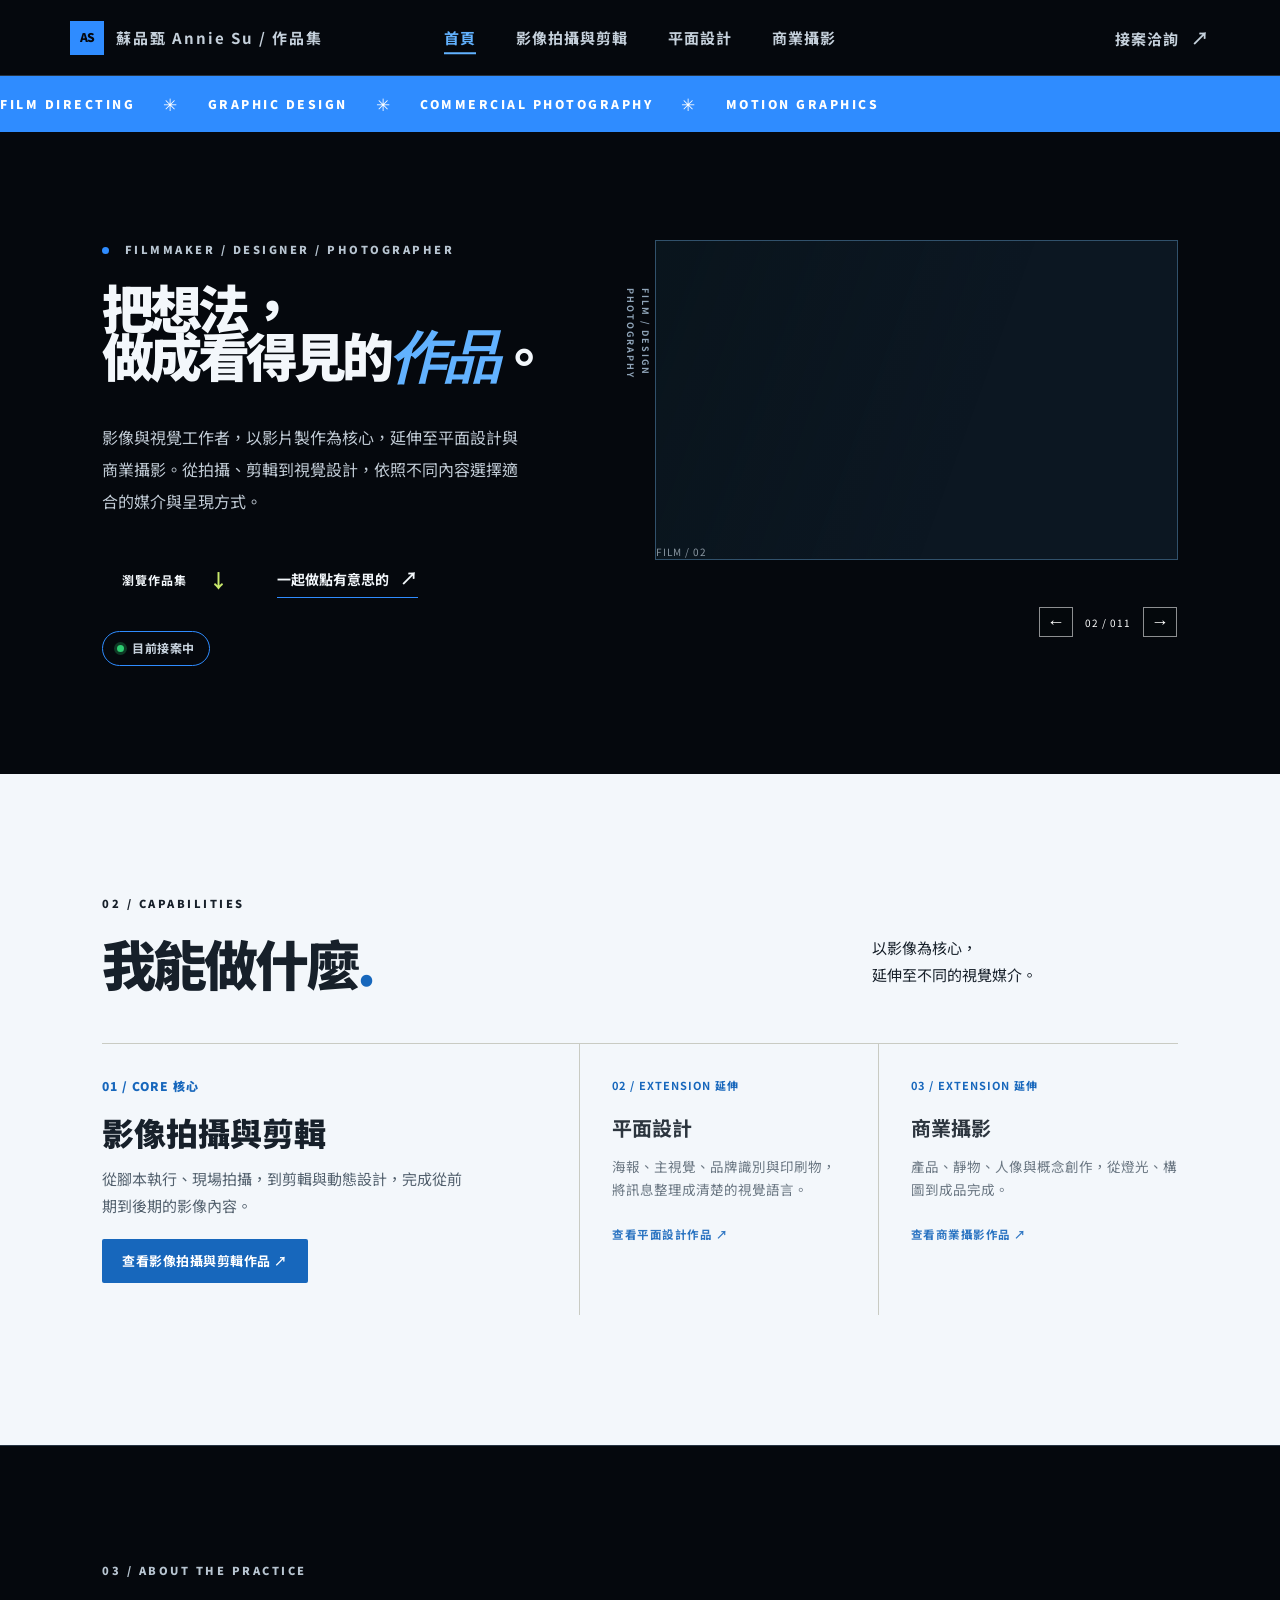
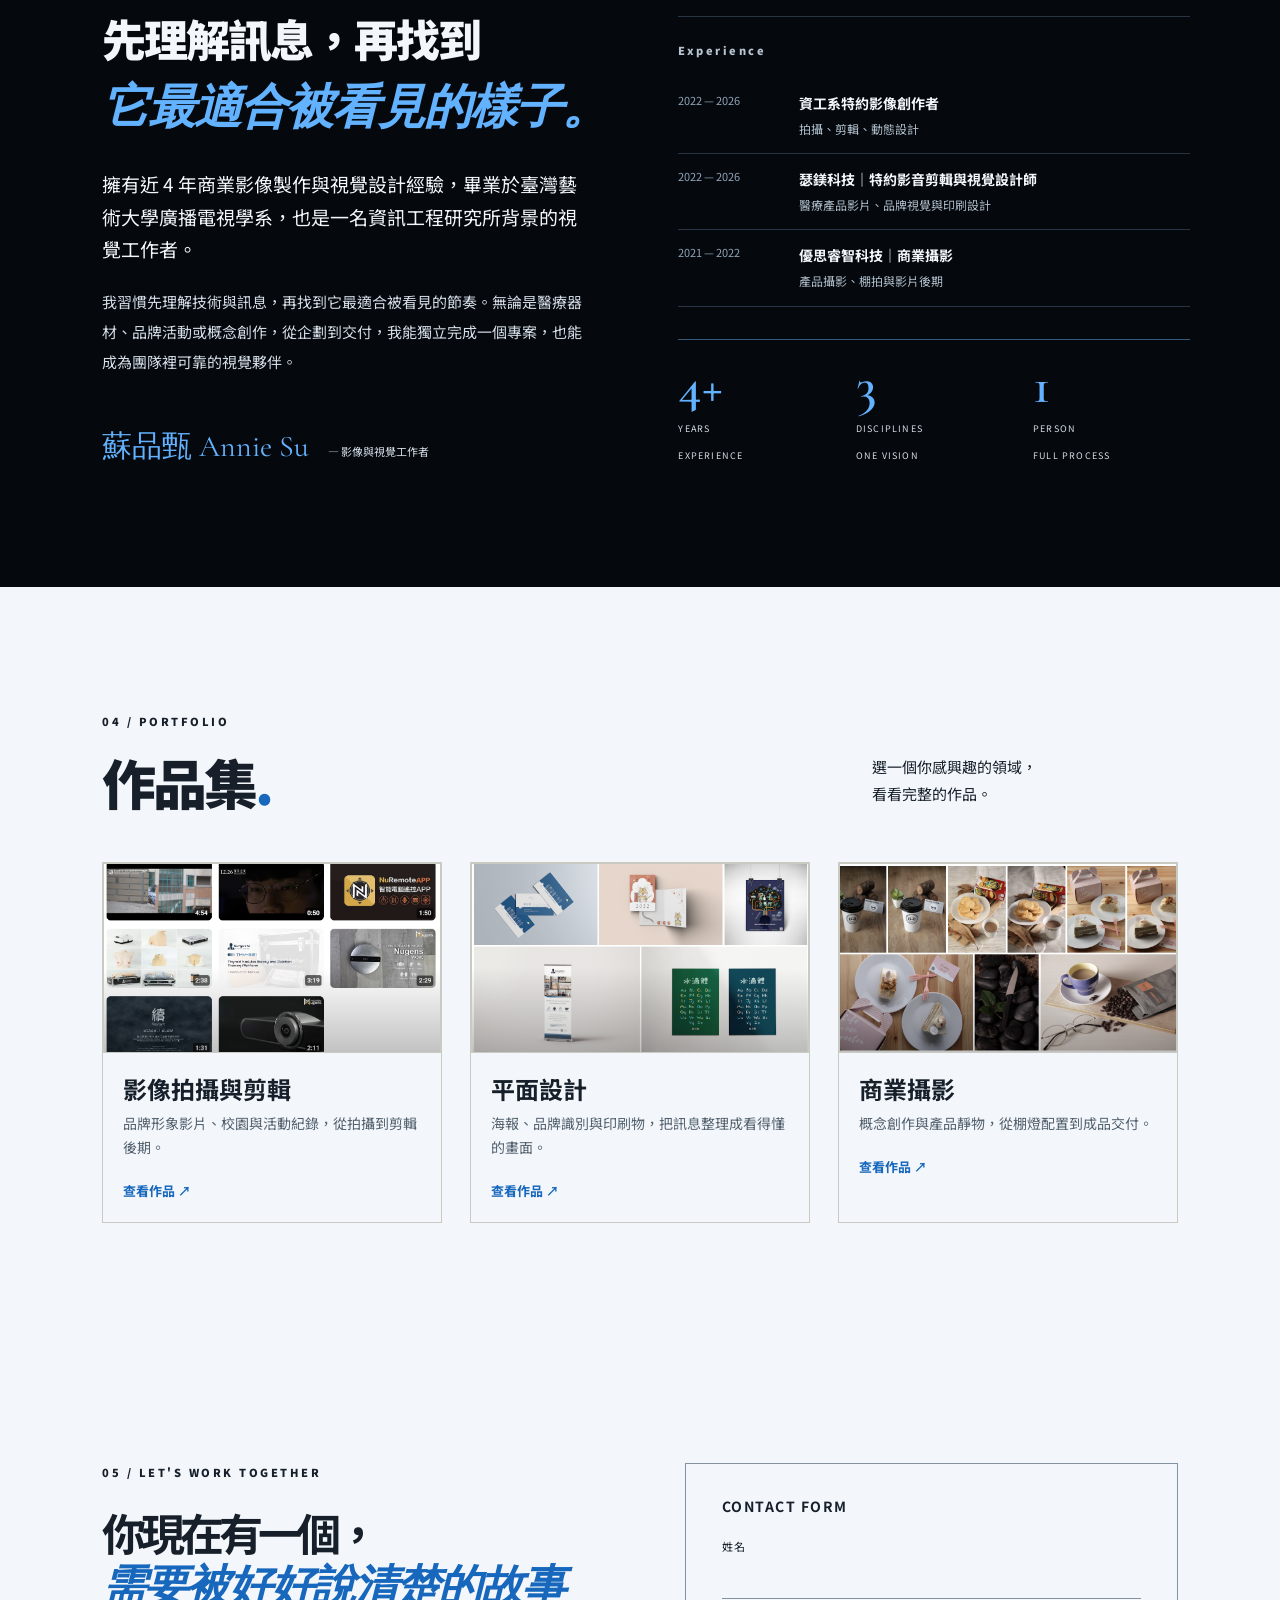
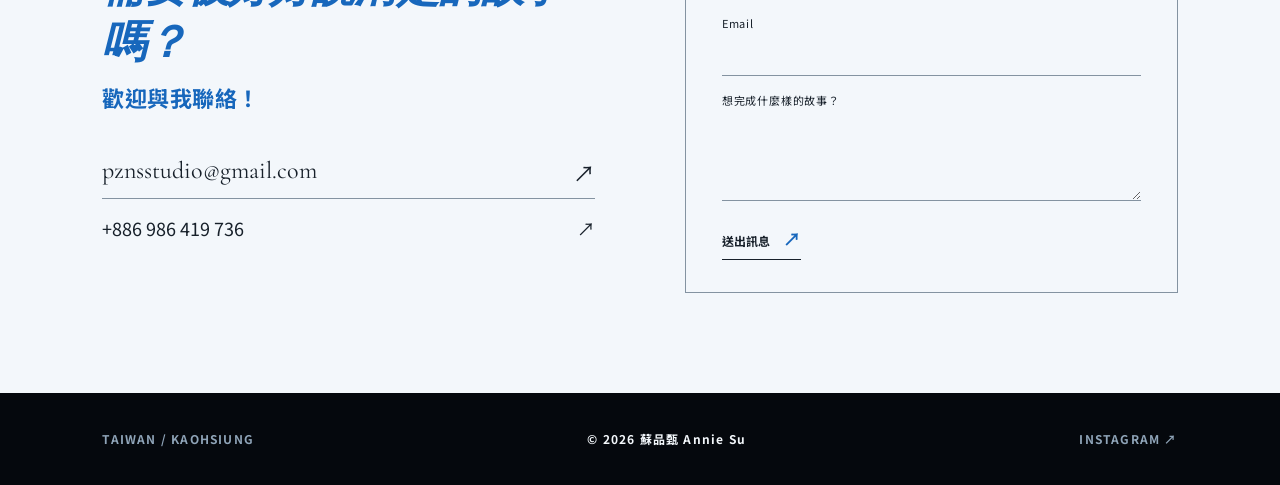
<file: index.html>
<!doctype html>
<html lang="zh-Hant">

<head>
  <meta charset="UTF-8">
  <meta name="viewport" content="width=device-width, initial-scale=1.0">
  <meta name="description" content="蘇品甄 Annie Su 的影像、平面設計與商業攝影作品集">
  <title>蘇品甄 Annie Su | Visual Creator</title>
  <link rel="canonical" href="https://media.pinzhensu.com/">
  <meta property="og:type" content="website">
  <meta property="og:title" content="蘇品甄 Annie Su | Visual Creator">
  <meta property="og:description" content="蘇品甄 Annie Su 的影像、平面設計與商業攝影作品集">
  <meta property="og:url" content="https://media.pinzhensu.com/">
  <meta property="og:image" content="https://media.pinzhensu.com/photography/色光3.JPG">
  <meta name="twitter:card" content="summary_large_image">
  <meta name="twitter:title" content="蘇品甄 Annie Su | Visual Creator">
  <meta name="twitter:description" content="蘇品甄 Annie Su 的影像、平面設計與商業攝影作品集">
  <meta name="twitter:image" content="https://media.pinzhensu.com/photography/色光3.JPG">
  <link rel="icon" type="image/svg+xml" href="favicon.svg">
  <link rel="preconnect" href="https://fonts.googleapis.com">
  <link rel="preconnect" href="https://fonts.gstatic.com" crossorigin>
  <link rel="preconnect" href="https://www.youtube-nocookie.com">
  <link rel="preconnect" href="https://i.ytimg.com">
  <link rel="dns-prefetch" href="https://i.ytimg.com">
  <link
    href="https://fonts.googleapis.com/css2?family=Cormorant+Garamond:wght@500;600;700&family=Noto+Sans+TC:wght@400;500;700;900&display=swap"
    rel="stylesheet">
  <link rel="stylesheet" href="style.css">
  <link rel="stylesheet" href="site.css">
</head>

<body>
  <header class="site-header">
    <a class="brand" href="#top" aria-label="回到首頁"><span>AS</span><small>蘇品甄 Annie Su / 作品集</small></a>
    <button class="nav-toggle" type="button" aria-label="開啟導覽選單" aria-expanded="false" aria-controls="primary-nav">
      <span></span><span></span><span></span>
    </button>
    <nav class="nav" id="primary-nav" aria-label="主要導覽">
      <div class="nav-item">
        <a href="/">首頁</a>
        <div class="nav-dropdown">
          <a href="/#services">服務</a>
          <a href="/#about">關於</a>
          <a href="/#portfolio">作品集</a>
          <a href="/#contact">聯絡</a>
        </div>
      </div>
      <a href="/film">影像拍攝與剪輯</a>
      <a href="/graphic-design">平面設計</a>
      <a href="/photography">商業攝影</a>
    </nav>
    <a class="header-mail" href="#contact">接案洽詢 <span>↗</span></a>
  </header>

  <main id="top">
    <section class="marquee" aria-label="專業領域">
      <div class="marquee-track"><span>FILM DIRECTING</span><b>✳</b><span>GRAPHIC DESIGN</span><b>✳</b><span>COMMERCIAL
          PHOTOGRAPHY</span><b>✳</b><span>MOTION GRAPHICS</span></div>
    </section>
    <section class="hero section-pad theme-dark">
      <div class="hero-copy">
        <p class="eyebrow"><span class="dot"></span> FILMMAKER / DESIGNER / PHOTOGRAPHER</p>
        <h1>把想法，<br>做成看得見的<em>作品</em>。</h1>
        <p class="hero-intro">影像與視覺工作者，以影片製作為核心，延伸至平面設計與商業攝影。從拍攝、剪輯到視覺設計，依照不同內容選擇適合的媒介與呈現方式。</p>
        <div class="hero-actions">
          <a class="button button-dark" href="#portfolio">瀏覽作品集 <span>↓</span></a>
          <a class="text-link" href="#contact">一起做點有意思的 <span>↗</span></a>
        </div>
        <p class="hero-status"><span class="hero-status-dot"></span>目前接案中</p>
      </div>
      <div class="hero-visual">
        <div class="hero-image-wrap hero-carousel" aria-label="三個領域精選作品輪播">
          <div class="hero-slide is-active">
            <iframe src="https://www.youtube-nocookie.com/embed/hBSYGhHjJ7w?autoplay=1&mute=1&playsinline=1&rel=0" title="企業形象影片"
              loading="eager"
              allow="accelerometer; autoplay; clipboard-write; encrypted-media; gyroscope; picture-in-picture; web-share"
              allowfullscreen></iframe>
            <div class="image-caption"><span>FILM / 01</span></div>
          </div>
          <div class="hero-slide">
            <iframe src="https://www.youtube-nocookie.com/embed/25F6uDLEx1c?autoplay=1&mute=1&playsinline=1&rel=0"
              title="國立東華資工系 2024 招生影片" loading="lazy"
              allow="accelerometer; autoplay; clipboard-write; encrypted-media; gyroscope; picture-in-picture; web-share"
              allowfullscreen></iframe>
            <div class="image-caption"><span>FILM / 02</span></div>
          </div>
          <div class="hero-slide">
            <img src="graphic/itisastudio-business-card.png" alt="有間影像工作室名片設計" loading="lazy">
            <div class="image-caption"><span>DESIGN / 03</span></div>
          </div>
          <div class="hero-slide">
            <img src="graphic/shaochu-poster.png" alt="少廚原產地節目主視覺海報" loading="lazy">
            <div class="image-caption"><span>DESIGN / 04</span></div>
          </div>
          <div class="hero-slide">
            <img src="graphic/shuidi-typeface.png" alt="水滴體客製字體設計海報" loading="lazy">
            <div class="image-caption"><span>DESIGN / 05</span></div>
          </div>
          <div class="hero-slide">
            <img src="graphic/idea-factory-poster.png" alt="點子交易所平面設計作品" loading="lazy">
            <div class="image-caption"><span>DESIGN / 06</span></div>
          </div>
          <div class="hero-slide">
            <img src="graphic/tiger-new-year-card.png" alt="虎年賀卡摺頁設計" loading="lazy">
            <div class="image-caption"><span>DESIGN / 07</span></div>
          </div>
          <div class="hero-slide">
            <img src="photography/product-coffee-flatlay.jpg" alt="咖啡與眼鏡情境商品攝影" loading="lazy">
            <div class="image-caption"><span>PHOTOGRAPHY / 08</span></div>
          </div>
          <div class="hero-slide">
            <img src="photography/product-cake-boxes.jpg" alt="L'idée Sweet 甜點包裝盒商品攝影" loading="lazy">
            <div class="image-caption"><span>PHOTOGRAPHY / 09</span></div>
          </div>
          <div class="hero-slide">
            <img src="photography/product-cake-topview.jpg" alt="L'idée Sweet 蛋糕俯拍商品攝影" loading="lazy">
            <div class="image-caption"><span>PHOTOGRAPHY / 10</span></div>
          </div>
          <div class="hero-slide">
            <img src="photography/concept-portrait-01.jpg" alt="Hobbiction 概念人像攝影" loading="lazy">
            <div class="image-caption"><span>PHOTOGRAPHY / 11</span></div>
          </div>
          <div class="hero-carousel-controls"><button class="hero-carousel-button" type="button" data-carousel-prev
              aria-label="上一件作品">←</button><span class="hero-carousel-status">01 / 11</span><button
              class="hero-carousel-button" type="button" data-carousel-next aria-label="下一件作品">→</button></div>
        </div>
        <div class="hero-side-note">FILM / DESIGN<br>PHOTOGRAPHY</div>
      </div>
    </section>

    <section class="services section-pad theme-light" id="services">
      <div class="section-heading">
        <div>
          <p class="eyebrow">02 / CAPABILITIES</p>
          <h2>我能做什麼<span>.</span></h2>
        </div>
        <p class="section-note">以影像為核心，<br>延伸至不同的視覺媒介。</p>
      </div>
      <div class="service-list">
        <div class="service-featured-item">
          <div class="service-featured-content">
            <span>01 / CORE 核心</span>
            <h3>影像拍攝與剪輯</h3>
            <p>從腳本執行、現場拍攝，到剪輯與動態設計，完成從前期到後期的影像內容。</p>
          </div>
          <a class="service-btn-featured" href="/film">查看影像拍攝與剪輯作品 ↗</a>
        </div>
        <div><span>02 / EXTENSION 延伸</span>
          <h3>平面設計</h3>
          <p>海報、主視覺、品牌識別與印刷物，將訊息整理成清楚的視覺語言。</p><a class="service-link" href="/graphic-design">查看平面設計作品 ↗</a>
        </div>
        <div><span>03 / EXTENSION 延伸</span>
          <h3>商業攝影</h3>
          <p>產品、靜物、人像與概念創作，從燈光、構圖到成品完成。</p><a class="service-link" href="/photography">查看商業攝影作品 ↗</a>
        </div>
      </div>
    </section>

    <section class="about section-pad theme-dark" id="about">
      <div class="section-heading">
        <div>
          <p class="eyebrow">03 / ABOUT THE PRACTICE</p>
          <h2>先理解訊息，再找到<br><em>它最適合被看見的樣子。</em></h2>
        </div>
      </div>
      <div class="about-layout">
        <div class="about-main">
          <p class="about-lead">擁有近 4 年商業影像製作與視覺設計經驗，畢業於臺灣藝術大學廣播電視學系，也是一名資訊工程研究所背景的視覺工作者。</p>
          <p>我習慣先理解技術與訊息，再找到它最適合被看見的節奏。無論是醫療器材、品牌活動或概念創作，從企劃到交付，我能獨立完成一個專案，也能成為團隊裡可靠的視覺夥伴。</p>
          <div class="signature">蘇品甄 Annie Su <span>— 影像與視覺工作者</span></div>
        </div>
        <div class="about-right">
          <div class="about-experience">
            <p class="eyebrow">Experience</p>
            <div class="experience-item"><span>2022 — 2026</span><strong>資工系特約影像創作者</strong><small>拍攝、剪輯、動態設計</small>
            </div>
            <div class="experience-item"><span>2022 —
                2026</span><strong>瑟鎂科技｜特約影音剪輯與視覺設計師</strong><small>醫療產品影片、品牌視覺與印刷設計</small></div>
            <div class="experience-item"><span>2021 — 2022</span><strong>優思睿智科技｜商業攝影</strong><small>產品攝影、棚拍與影片後期</small>
            </div>
          </div>
          <div class="about-facts">
            <div><strong>4+</strong><span>YEARS<br>EXPERIENCE</span></div>
            <div><strong>3</strong><span>DISCIPLINES<br>ONE VISION</span></div>
            <div><strong>1</strong><span>PERSON<br>FULL PROCESS</span></div>
          </div>
        </div>
      </div>
    </section>

    <section class="work section-pad theme-light" id="portfolio">
      <div class="section-heading">
        <div>
          <p class="eyebrow">04 / PORTFOLIO</p>
          <h2>作品集<span>.</span></h2>
        </div>
        <p class="section-note">選一個你感興趣的領域，<br>看看完整的作品。</p>
      </div>
      <div class="portfolio-grid">
        <a class="portfolio-card" href="/film">
          <div class="project-media"><img src="img/film-thumbnail.png" alt="影像剪輯作品縮圖" loading="lazy"></div>
          <h3>影像拍攝與剪輯</h3>
          <p>品牌形象影片、校園與活動紀錄，從拍攝到剪輯後期。</p>
          <span>查看作品 ↗</span>
        </a>
        <a class="portfolio-card" href="/graphic-design">
          <div class="project-media"><img src="img/graphic-design-thumbnail.png" alt="平面設計作品縮圖" loading="lazy"></div>
          <h3>平面設計</h3>
          <p>海報、品牌識別與印刷物，把訊息整理成看得懂的畫面。</p>
          <span>查看作品 ↗</span>
        </a>
        <a class="portfolio-card" href="/photography">
          <div class="project-media"><img src="img/photography-thumbnail.png" alt="商業攝影作品縮圖" loading="lazy"></div>
          <h3>商業攝影</h3>
          <p>概念創作與產品靜物，從棚燈配置到成品交付。</p>
          <span>查看作品 ↗</span>
        </a>
      </div>
    </section>

    <section class="contact section-pad theme-light" id="contact">
      <div class="contact-layout">
        <div class="contact-left">
          <p class="eyebrow">05 / LET'S WORK TOGETHER</p>
          <h2>你現在有一個，<br><em>需要被好好說清楚的故事嗎？</em></h2>
          <p class="contact-subnote">歡迎與我聯絡！</p>
          <div class="contact-details">
            <a class="contact-email" href="mailto:pznsstudio@gmail.com">pznsstudio@gmail.com <span>↗</span></a>
            <a class="contact-phone" href="tel:+886986419736">+886 986 419 736 <span>↗</span></a>
          </div>
        </div>
        <form class="contact-form" id="contact-form">
          <h3 class="contact-form-title">CONTACT FORM</h3>
          <label>姓名<input name="name" type="text" autocomplete="name" required></label>
          <label>Email<input name="email" type="email" autocomplete="email" required></label>
          <label>想完成什麼樣的故事？<textarea name="message" rows="3" required></textarea></label>
          <button type="submit">送出訊息 <span>↗</span></button>
        </form>
      </div>
    </section>
  </main>
  <footer class="contact-bottom theme-dark section-pad">
    <span>TAIWAN / KAOHSIUNG</span>
    <span>© 2026 蘇品甄 Annie Su</span>
    <span><a href="https://www.instagram.com/pinzhenshots?stkn=MTA5cXdkYWlyOXZ6aw==" target="_blank"
        rel="noopener noreferrer">INSTAGRAM ↗</a></span>
  </footer>
  <script src="script.js"></script>
  <script src="site.js"></script>
  <script src="contact-form.js"></script>
</body>

</html>
</file>
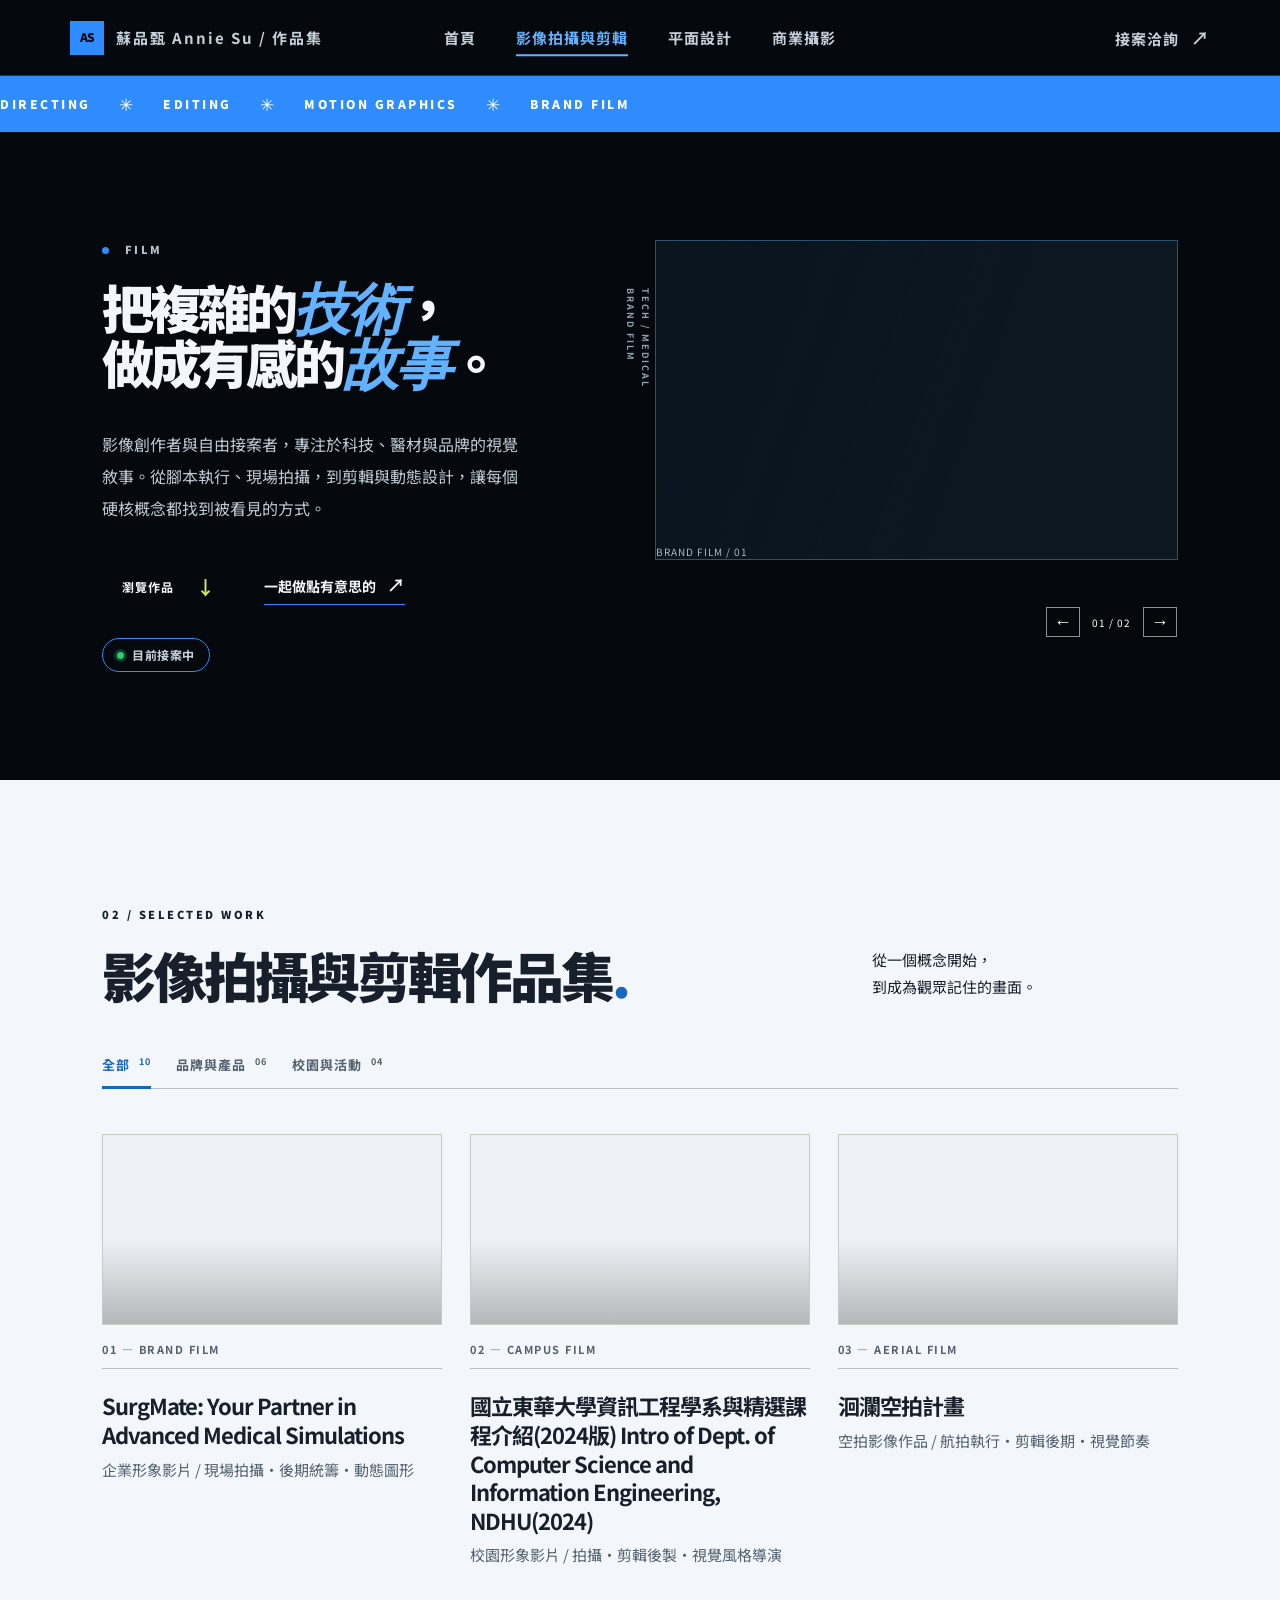
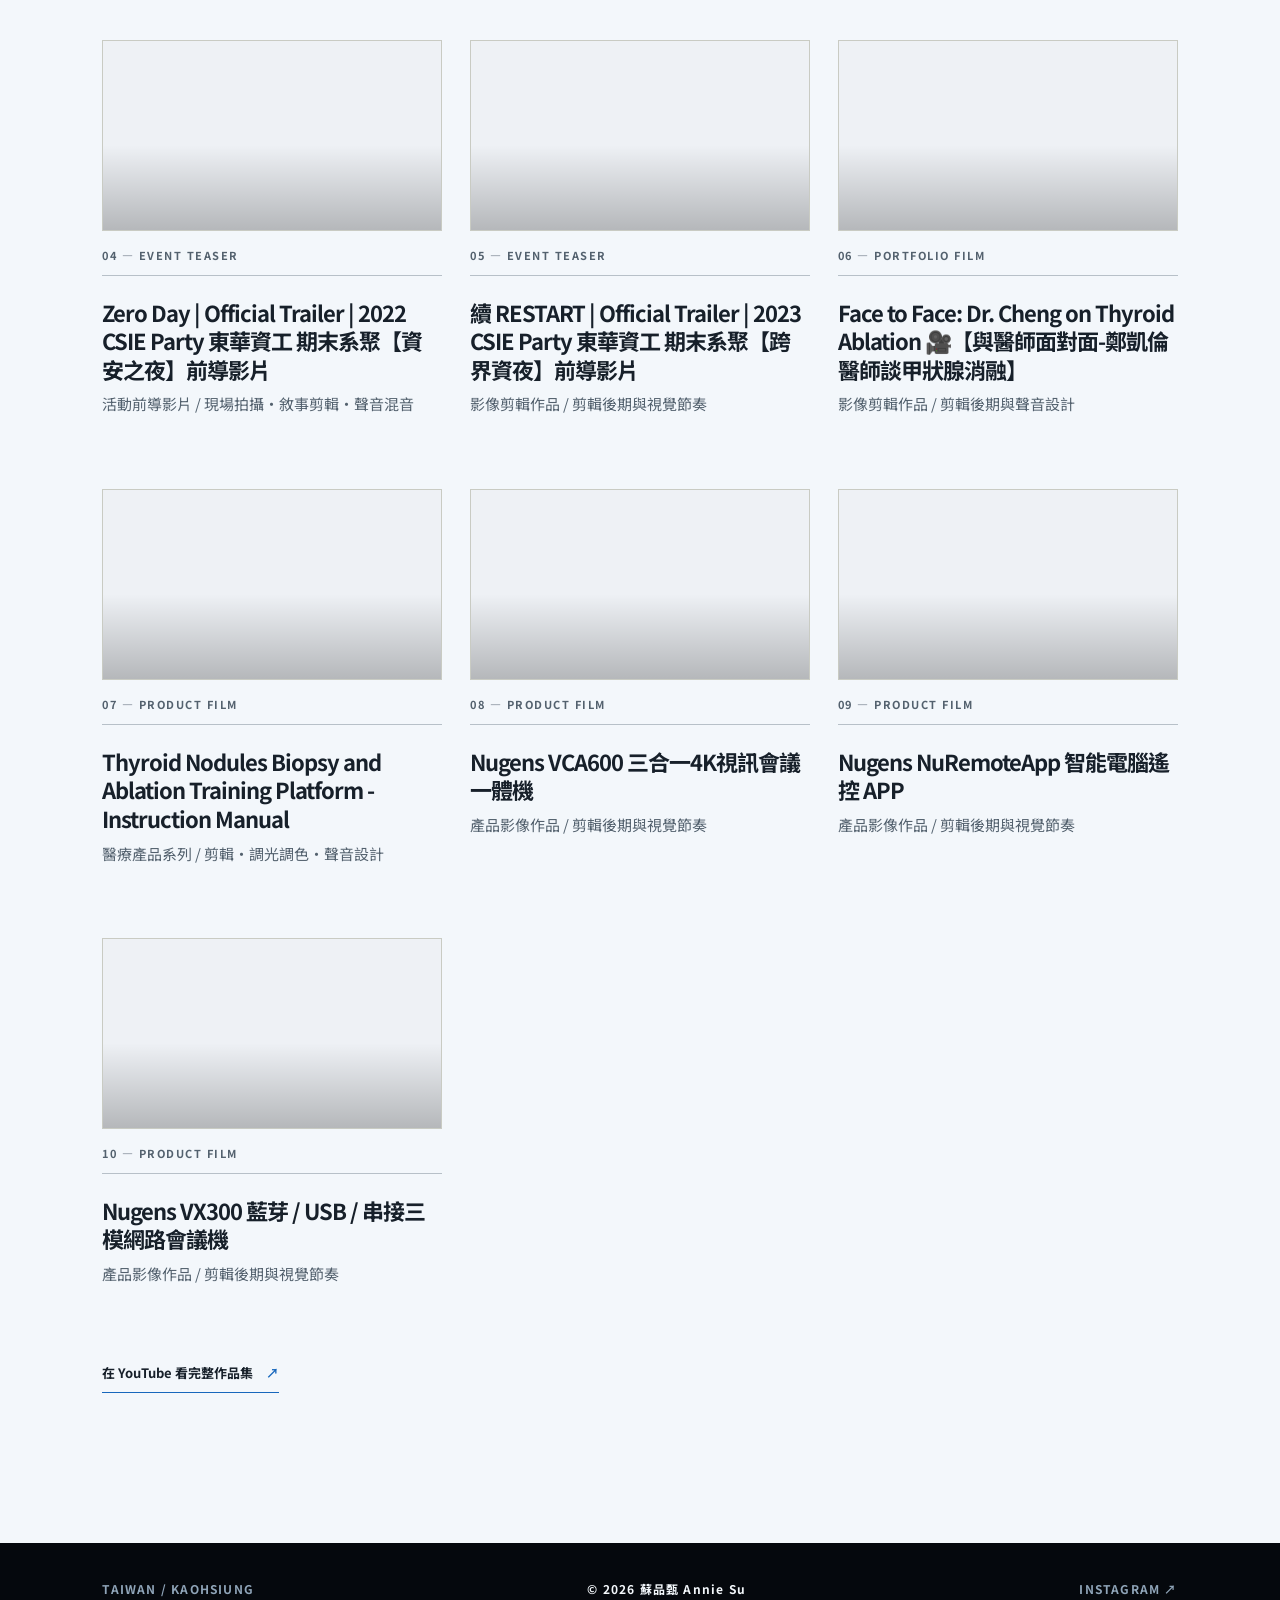
<file: film.html>
<!doctype html>
<html lang="zh-Hant">
<head>
  <meta charset="UTF-8">
  <meta name="viewport" content="width=device-width, initial-scale=1.0">
  <meta name="description" content="蘇品甄 Annie Su 的影像拍攝與剪輯作品集">
  <title>蘇品甄 Annie Su | Film & Editing</title>
  <link rel="canonical" href="https://media.pinzhensu.com/film">
  <meta property="og:type" content="website">
  <meta property="og:title" content="蘇品甄 Annie Su | Film & Editing">
  <meta property="og:description" content="蘇品甄 Annie Su 的影像拍攝與剪輯作品集">
  <meta property="og:url" content="https://media.pinzhensu.com/film">
  <meta property="og:image" content="https://media.pinzhensu.com/img/film-thumbnail.png">
  <meta name="twitter:card" content="summary_large_image">
  <meta name="twitter:title" content="蘇品甄 Annie Su | Film & Editing">
  <meta name="twitter:description" content="蘇品甄 Annie Su 的影像拍攝與剪輯作品集">
  <meta name="twitter:image" content="https://media.pinzhensu.com/img/film-thumbnail.png">
  <link rel="icon" type="image/svg+xml" href="favicon.svg">
  <link rel="preconnect" href="https://fonts.googleapis.com">
  <link rel="preconnect" href="https://fonts.gstatic.com" crossorigin>
  <link rel="preconnect" href="https://www.youtube-nocookie.com">
  <link rel="preconnect" href="https://i.ytimg.com">
  <link rel="dns-prefetch" href="https://i.ytimg.com">
  <link href="https://fonts.googleapis.com/css2?family=Cormorant+Garamond:wght@500;600;700&family=Noto+Sans+TC:wght@400;500;700;900&display=swap" rel="stylesheet">
  <link rel="stylesheet" href="style.css">
  <link rel="stylesheet" href="site.css">
  <style>
    .project-media iframe{position:relative;z-index:1;width:100%;height:100%;display:block;border:0}
  </style>
</head>
<body>
  <header class="site-header">
    <a class="brand" href="/" aria-label="回到首頁"><span>AS</span><small>蘇品甄 Annie Su / 作品集</small></a>
    <button class="nav-toggle" type="button" aria-label="開啟導覽選單" aria-expanded="false" aria-controls="primary-nav">
      <span></span><span></span><span></span>
    </button>
    <nav class="nav" id="primary-nav" aria-label="主要導覽">
      <div class="nav-item">
        <a href="/">首頁</a>
        <div class="nav-dropdown">
          <a href="/#services">服務</a>
          <a href="/#about">關於</a>
          <a href="/#portfolio">作品集</a>
          <a href="/#contact">聯絡</a>
        </div>
      </div>
      <a href="/film">影像拍攝與剪輯</a>
      <a href="/graphic-design">平面設計</a>
      <a href="/photography">商業攝影</a>
    </nav>
    <a class="header-mail" href="/#contact">接案洽詢 <span>↗</span></a>
  </header>

  <main id="top">
    <section class="marquee" aria-label="專業領域">
      <div class="marquee-track"><span>DIRECTING</span><b>✳</b><span>EDITING</span><b>✳</b><span>MOTION GRAPHICS</span><b>✳</b><span>BRAND FILM</span></div>
    </section>
    <section class="hero section-pad theme-dark">
      <div class="hero-copy">
        <p class="eyebrow"><span class="dot"></span> FILM</p>
        <h1>把複雜的<em>技術</em>，<br>做成有感的<em>故事</em>。</h1>
        <p class="hero-intro">影像創作者與自由接案者，專注於科技、醫材與品牌的視覺敘事。從腳本執行、現場拍攝，到剪輯與動態設計，讓每個硬核概念都找到被看見的方式。</p>
        <div class="hero-actions">
          <a class="button button-dark" href="#work">瀏覽作品 <span>↓</span></a>
          <a class="text-link" href="/#contact">一起做點有意思的 <span>↗</span></a>
        </div>
        <p class="hero-status"><span class="hero-status-dot"></span>目前接案中</p>
      </div>
      <div class="hero-visual">
        <div class="hero-image-wrap hero-carousel" data-interval="5000" aria-label="主打影片輪播">
          <div class="hero-slide is-active"><iframe src="https://www.youtube-nocookie.com/embed/hBSYGhHjJ7w?autoplay=1&mute=1&playsinline=1&rel=0" title="企業形象影片" loading="eager" allow="accelerometer; autoplay; clipboard-write; encrypted-media; gyroscope; picture-in-picture; web-share" allowfullscreen></iframe><div class="image-caption"><span>BRAND FILM / 01</span></div></div>
          <div class="hero-slide"><iframe src="https://www.youtube-nocookie.com/embed/25F6uDLEx1c?autoplay=1&mute=1&playsinline=1&rel=0" title="國立東華資工系 2024 招生影片" loading="lazy" allow="accelerometer; autoplay; clipboard-write; encrypted-media; gyroscope; picture-in-picture; web-share" allowfullscreen></iframe><div class="image-caption"><span>CAMPUS FILM / 02</span></div></div>
          <div class="hero-carousel-controls"><button class="hero-carousel-button" type="button" data-carousel-prev aria-label="上一支主打影片">←</button><span class="hero-carousel-status">01 / 02</span><button class="hero-carousel-button" type="button" data-carousel-next aria-label="下一支主打影片">→</button></div>
        </div>
        <div class="hero-side-note">TECH / MEDICAL<br>BRAND FILM</div>
      </div>
    </section>

    <section class="work section-pad theme-light" id="work">
      <div class="section-heading">
        <div><p class="eyebrow">02 / SELECTED WORK</p><h2>影像拍攝與剪輯作品集<span>.</span></h2></div>
        <p class="section-note">從一個概念開始，<br>到成為觀眾記住的畫面。</p>
      </div>
      <div class="filter-bar" role="group" aria-label="作品分類">
        <button class="filter active" data-filter="all">全部 <sup>10</sup></button>
        <button class="filter" data-filter="brand">品牌與產品 <sup>06</sup></button>
        <button class="filter" data-filter="campus">校園與活動 <sup>04</sup></button>
      </div>
      <div class="project-grid">
        <article class="project-card" data-category="brand">
          <div class="project-media"><iframe src="https://www.youtube.com/embed/hBSYGhHjJ7w" title="企業形象影片" loading="lazy" allow="accelerometer; autoplay; clipboard-write; encrypted-media; gyroscope; picture-in-picture; web-share" allowfullscreen></iframe></div>
          <div class="project-meta"><span>01 — BRAND FILM</span></div>
          <h3>SurgMate: Your Partner in Advanced Medical Simulations</h3>
          <p>企業形象影片 / 現場拍攝・後期統籌・動態圖形</p>
        </article>
        <article class="project-card" data-category="campus">
          <div class="project-media"><iframe src="https://www.youtube.com/embed/25F6uDLEx1c" title="國立東華資工系 2024 招生影片" loading="lazy" allow="accelerometer; autoplay; clipboard-write; encrypted-media; gyroscope; picture-in-picture; web-share" allowfullscreen></iframe></div>
          <div class="project-meta"><span>02 — CAMPUS FILM</span></div>
          <h3>國立東華大學資訊工程學系與精選課程介紹(2024版) Intro of Dept. of Computer Science and Information Engineering, NDHU(2024)</h3>
          <p>校園形象影片 / 拍攝・剪輯後製・視覺風格導演</p>
        </article>
        <article class="project-card" data-category="campus">
          <div class="project-media"><iframe src="https://www.youtube.com/embed/MjLD7ILRKbI" title="洄瀾空拍計畫" loading="lazy" allow="accelerometer; autoplay; clipboard-write; encrypted-media; gyroscope; picture-in-picture; web-share" allowfullscreen></iframe></div>
          <div class="project-meta"><span>03 — AERIAL FILM</span></div>
          <h3>洄瀾空拍計畫</h3>
          <p>空拍影像作品 / 航拍執行・剪輯後期・視覺節奏</p>
        </article>
        <article class="project-card" data-category="campus">
          <div class="project-media"><iframe src="https://www.youtube.com/embed/8z_ahuklfuI" title="資安之夜前導影片" loading="lazy" allow="accelerometer; autoplay; clipboard-write; encrypted-media; gyroscope; picture-in-picture; web-share" allowfullscreen></iframe></div>
          <div class="project-meta"><span>04 — EVENT TEASER</span></div>
          <h3>Zero Day | Official Trailer | 2022 CSIE Party 東華資工 期末系聚【資安之夜】前導影片</h3>
          <p>活動前導影片 / 現場拍攝・敘事剪輯・聲音混音</p>
        </article>
        <article class="project-card" data-category="campus">
          <div class="project-media"><iframe src="https://www.youtube.com/embed/S0kFwiOZrYU" title="作品集影片 S0kFwiOZrYU" loading="lazy" allow="accelerometer; autoplay; clipboard-write; encrypted-media; gyroscope; picture-in-picture; web-share" allowfullscreen></iframe></div>
          <div class="project-meta"><span>05 — EVENT TEASER</span></div>
          <h3>續 RESTART | Official Trailer | 2023 CSIE Party 東華資工 期末系聚【跨界資夜】前導影片</h3>
          <p>影像剪輯作品 / 剪輯後期與視覺節奏</p>
        </article>
        <article class="project-card" data-category="brand">
          <div class="project-media"><iframe src="https://www.youtube.com/embed/odRZ7FwY9UM" title="作品集影片 odRZ7FwY9UM" loading="lazy" allow="accelerometer; autoplay; clipboard-write; encrypted-media; gyroscope; picture-in-picture; web-share" allowfullscreen></iframe></div>
          <div class="project-meta"><span>06 — PORTFOLIO FILM</span></div>
          <h3>Face to Face: Dr. Cheng on Thyroid Ablation 🎥【與醫師面對面-鄭凱倫醫師談甲狀腺消融】</h3>
          <p>影像剪輯作品 / 剪輯後期與聲音設計</p>
        </article>
        <article class="project-card" data-category="brand">
          <div class="project-media"><iframe src="https://www.youtube.com/embed/dpRZTDgmmaQ" title="產品介紹影片" loading="lazy" allow="accelerometer; autoplay; clipboard-write; encrypted-media; gyroscope; picture-in-picture; web-share" allowfullscreen></iframe></div>
          <div class="project-meta"><span>07 — PRODUCT FILM</span></div>
          <h3>Thyroid Nodules Biopsy and Ablation Training Platform - Instruction Manual</h3>
          <p>醫療產品系列 / 剪輯・調光調色・聲音設計</p>
        </article>
        <article class="project-card" data-category="brand">
          <div class="project-media"><iframe src="https://www.youtube.com/embed/XEGN2Q0KSWo" title="作品集影片 XEGN2Q0KSWo" loading="lazy" allow="accelerometer; autoplay; clipboard-write; encrypted-media; gyroscope; picture-in-picture; web-share" allowfullscreen></iframe></div>
          <div class="project-meta"><span>08 — PRODUCT FILM</span></div>
          <h3>Nugens VCA600 三合一4K視訊會議一體機</h3>
          <p>產品影像作品 / 剪輯後期與視覺節奏</p>
        </article>
        <article class="project-card" data-category="brand">
          <div class="project-media"><iframe src="https://www.youtube.com/embed/LPblk1l-Nj0" title="作品集影片 LPblk1l-Nj0" loading="lazy" allow="accelerometer; autoplay; clipboard-write; encrypted-media; gyroscope; picture-in-picture; web-share" allowfullscreen></iframe></div>
          <div class="project-meta"><span>09 — PRODUCT FILM</span></div>
          <h3>Nugens NuRemoteApp 智能電腦遙控 APP</h3>
          <p>產品影像作品 / 剪輯後期與視覺節奏</p>
        </article>
        <article class="project-card" data-category="brand">
          <div class="project-media"><iframe src="https://www.youtube.com/embed/qwVXM6mpIqM" title="作品集影片 qwVXM6mpIqM" loading="lazy" allow="accelerometer; autoplay; clipboard-write; encrypted-media; gyroscope; picture-in-picture; web-share" allowfullscreen></iframe></div>
          <div class="project-meta"><span>10 — PRODUCT FILM</span></div>
          <h3>Nugens VX300 藍芽 / USB / 串接三模網路會議機</h3>
          <p>產品影像作品 / 剪輯後期與視覺節奏</p>
        </article>
      </div>
      <a class="all-work-link" href="https://www.youtube.com/playlist?list=PLgzaFagdpoWmmlijDgVe1PpTuX2jHR37t" target="_blank" rel="noreferrer">在 YouTube 看完整作品集 <span>↗</span></a>
    </section>
  </main>
  <footer class="contact-bottom theme-dark section-pad">
    <span>TAIWAN / KAOHSIUNG</span>
    <span>© 2026 蘇品甄 Annie Su</span>
    <span><a href="https://www.instagram.com/pinzhenshots?stkn=MTA5cXdkYWlyOXZ6aw==" target="_blank" rel="noopener noreferrer">INSTAGRAM ↗</a></span>
  </footer>
  <script src="script.js"></script>
  <script src="site.js"></script>
</body>
</html>
</file>
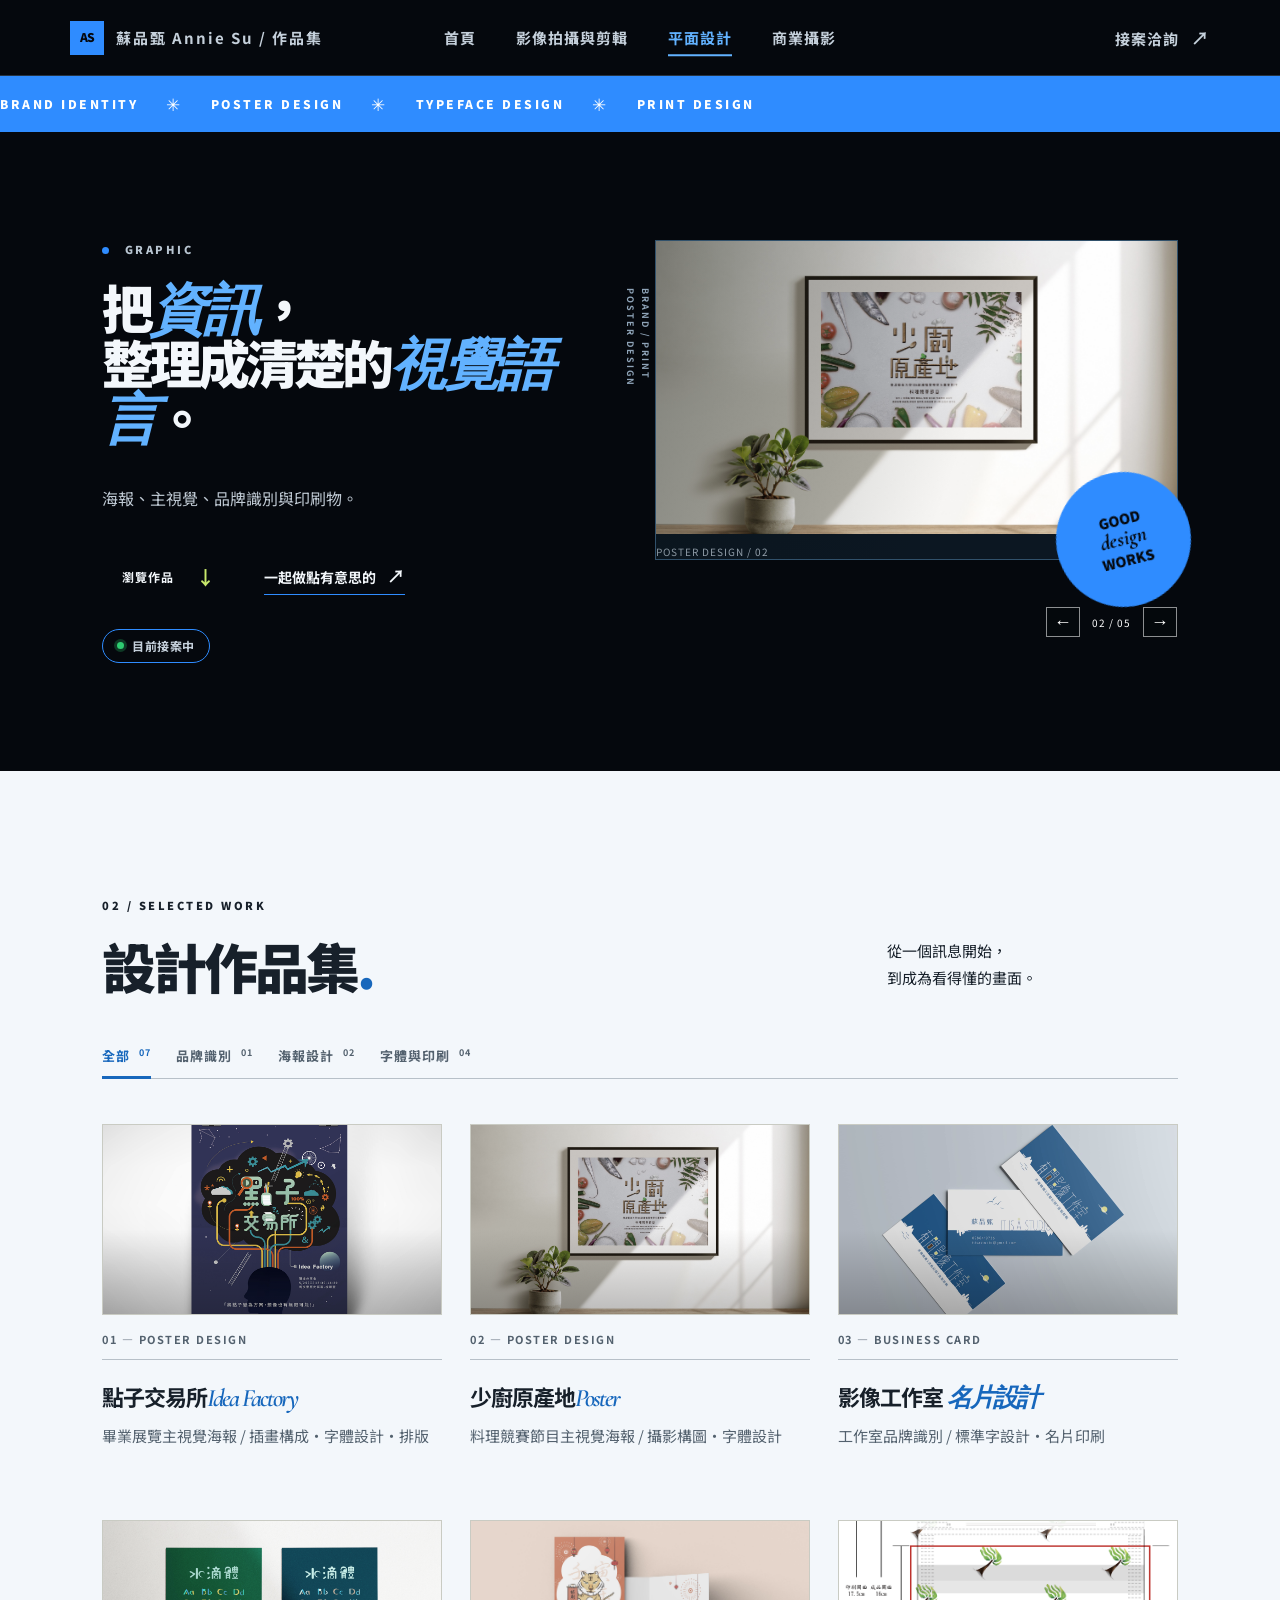
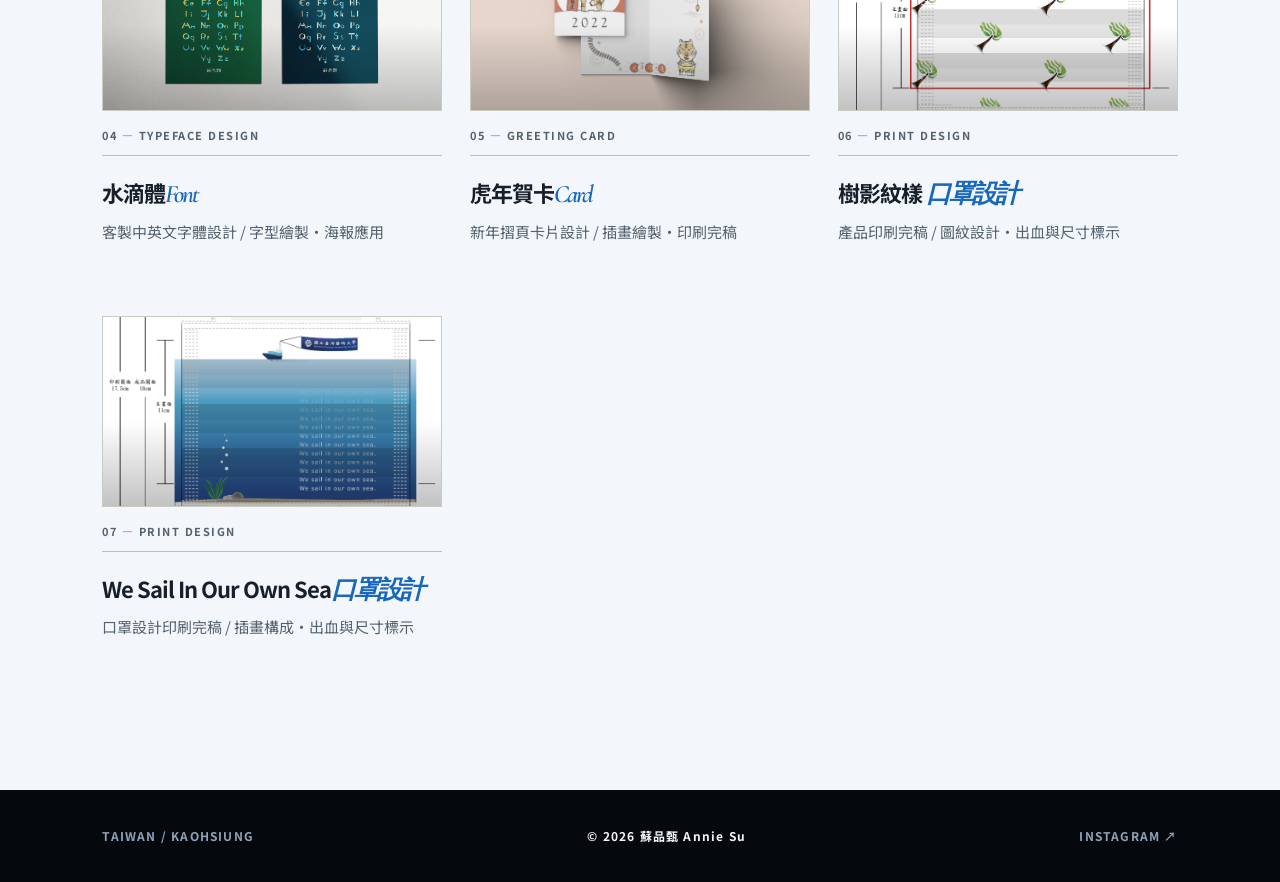
<file: graphic-design.html>
<!doctype html>
<html lang="zh-Hant">
<head>
  <meta charset="UTF-8">
  <meta name="viewport" content="width=device-width, initial-scale=1.0">
  <meta name="description" content="蘇品甄 Annie Su 的平面設計作品集">
  <title>蘇品甄 Annie Su | Graphic Design</title>
  <link rel="canonical" href="https://media.pinzhensu.com/graphic-design">
  <meta property="og:type" content="website">
  <meta property="og:title" content="蘇品甄 Annie Su | Graphic Design">
  <meta property="og:description" content="蘇品甄 Annie Su 的平面設計作品集">
  <meta property="og:url" content="https://media.pinzhensu.com/graphic-design">
  <meta property="og:image" content="https://media.pinzhensu.com/graphic/itisastudio-business-card.png">
  <meta name="twitter:card" content="summary_large_image">
  <meta name="twitter:title" content="蘇品甄 Annie Su | Graphic Design">
  <meta name="twitter:description" content="蘇品甄 Annie Su 的平面設計作品集">
  <meta name="twitter:image" content="https://media.pinzhensu.com/graphic/itisastudio-business-card.png">
  <link rel="icon" type="image/svg+xml" href="favicon.svg">
  <link rel="preconnect" href="https://fonts.googleapis.com">
  <link rel="preconnect" href="https://fonts.gstatic.com" crossorigin>
  <link href="https://fonts.googleapis.com/css2?family=Cormorant+Garamond:wght@500;600;700&family=Noto+Sans+TC:wght@400;500;700;900&display=swap" rel="stylesheet">
  <link rel="stylesheet" href="style.css">
  <link rel="stylesheet" href="site.css">
</head>
<body>
  <header class="site-header">
    <a class="brand" href="/" aria-label="回到首頁"><span>AS</span><small>蘇品甄 Annie Su / 作品集</small></a>
    <button class="nav-toggle" type="button" aria-label="開啟導覽選單" aria-expanded="false" aria-controls="primary-nav">
      <span></span><span></span><span></span>
    </button>
    <nav class="nav" id="primary-nav" aria-label="主要導覽">
      <div class="nav-item">
        <a href="/">首頁</a>
        <div class="nav-dropdown">
          <a href="/#services">服務</a>
          <a href="/#about">關於</a>
          <a href="/#portfolio">作品集</a>
          <a href="/#contact">聯絡</a>
        </div>
      </div>
      <a href="/film">影像拍攝與剪輯</a>
      <a href="/graphic-design">平面設計</a>
      <a href="/photography">商業攝影</a>
    </nav>
    <a class="header-mail" href="/#contact">接案洽詢 <span>↗</span></a>
  </header>

  <main id="top">
    <section class="marquee" aria-label="專業領域">
      <div class="marquee-track"><span>BRAND IDENTITY</span><b>✳</b><span>POSTER DESIGN</span><b>✳</b><span>TYPEFACE DESIGN</span><b>✳</b><span>PRINT DESIGN</span></div>
    </section>
    <section class="hero section-pad theme-dark">
      <div class="hero-copy">
        <p class="eyebrow"><span class="dot"></span> GRAPHIC</p>
        <h1>把<em>資訊</em>，<br>整理成清楚的<em>視覺語言</em>。</h1>
        <p class="hero-intro">海報、主視覺、品牌識別與印刷物。</p>
        <div class="hero-actions">
          <a class="button button-dark" href="#work">瀏覽作品 <span>↓</span></a>
          <a class="text-link" href="/#contact">一起做點有意思的 <span>↗</span></a>
        </div>
        <p class="hero-status"><span class="hero-status-dot"></span>目前接案中</p>
      </div>
      <div class="hero-visual">
        <div class="hero-image-wrap hero-carousel" aria-label="精選設計作品輪播">
          <div class="hero-slide is-active">
            <img src="graphic/itisastudio-business-card.png" alt="影像工作室名片設計" loading="eager">
            <div class="image-caption"><span>BUSINESS CARD / 01</span></div>
          </div>
          <div class="hero-slide">
            <img src="graphic/shaochu-poster.png" alt="少廚原產地節目主視覺海報" loading="lazy">
            <div class="image-caption"><span>POSTER DESIGN / 02</span></div>
          </div>
          <div class="hero-slide">
            <img src="graphic/shuidi-typeface.png" alt="水滴體客製字體設計海報" loading="lazy">
            <div class="image-caption"><span>TYPEFACE DESIGN / 03</span></div>
          </div>
          <div class="hero-slide">
            <img src="graphic/idea-factory-poster.png" alt="點子交易所 Idea Factory 主視覺海報" loading="lazy">
            <div class="image-caption"><span>POSTER DESIGN / 04</span></div>
          </div>
          <div class="hero-slide">
            <img src="graphic/tiger-new-year-card.png" alt="虎年賀卡摺頁設計" loading="lazy">
            <div class="image-caption"><span>GREETING CARD / 05</span></div>
          </div>
          <div class="hero-carousel-controls"><button class="hero-carousel-button" type="button" data-carousel-prev aria-label="上一件作品">←</button><span class="hero-carousel-status">01 / 05</span><button class="hero-carousel-button" type="button" data-carousel-next aria-label="下一件作品">→</button></div>
        </div>
        <div class="hero-stamp">GOOD <span>design</span> WORKS</div>
        <div class="hero-side-note">BRAND / PRINT<br>POSTER DESIGN</div>
      </div>
    </section>

    <section class="work section-pad theme-light" id="work">
      <div class="section-heading">
        <div><p class="eyebrow">02 / SELECTED WORK</p><h2>設計作品集<span>.</span></h2></div>
        <p class="section-note">從一個訊息開始，<br>到成為看得懂的畫面。</p>
      </div>
      <div class="filter-bar" role="group" aria-label="作品分類">
        <button class="filter active" data-filter="all">全部 <sup>07</sup></button>
        <button class="filter" data-filter="brand">品牌識別 <sup>01</sup></button>
        <button class="filter" data-filter="poster">海報設計 <sup>02</sup></button>
        <button class="filter" data-filter="type">字體與印刷 <sup>04</sup></button>
      </div>
      <div class="project-grid" data-lightbox>
        <article class="project-card" data-category="poster">
          <div class="project-media"><img src="graphic/idea-factory-poster.png" alt="點子交易所 Idea Factory 主視覺海報" loading="lazy"></div>
          <div class="project-meta"><span>01 — POSTER DESIGN</span></div>
          <h3>點子交易所<em>Idea Factory</em></h3>
          <p>畢業展覽主視覺海報 / 插畫構成・字體設計・排版</p>
        </article>
        <article class="project-card" data-category="poster">
          <div class="project-media"><img src="graphic/shaochu-poster.png" alt="少廚原產地 節目主視覺海報" loading="lazy"></div>
          <div class="project-meta"><span>02 — POSTER DESIGN</span></div>
          <h3>少廚原產地<em>Poster</em></h3>
          <p>料理競賽節目主視覺海報 / 攝影構圖・字體設計</p>
        </article>
        <article class="project-card" data-category="brand">
          <div class="project-media"><img src="graphic/itisastudio-business-card-crop.jpg" data-full="graphic/itisastudio-business-card.png" alt="有間影像工作室 名片設計" loading="lazy"></div>
          <div class="project-meta"><span>03 — BUSINESS CARD</span></div>
          <h3>影像工作室 <em>名片設計</em></h3>
          <p>工作室品牌識別 / 標準字設計・名片印刷</p>
        </article>
        <article class="project-card" data-category="type">
          <div class="project-media"><img src="graphic/shuidi-typeface.png" alt="水滴體 客製字體設計海報" loading="lazy"></div>
          <div class="project-meta"><span>04 — TYPEFACE DESIGN</span></div>
          <h3>水滴體<em>Font</em></h3>
          <p>客製中英文字體設計 / 字型繪製・海報應用</p>
        </article>
        <article class="project-card" data-category="type">
          <div class="project-media"><img src="graphic/tiger-new-year-card.png" alt="虎年賀卡摺頁設計" loading="lazy"></div>
          <div class="project-meta"><span>05 — GREETING CARD</span></div>
          <h3>虎年賀卡<em>Card</em></h3>
          <p>新年摺頁卡片設計 / 插畫繪製・印刷完稿</p>
        </article>
        <article class="project-card" data-category="type">
          <div class="project-media"><img src="graphic/print-napkin-trees.png" alt="樹影紋樣餐巾紙印刷完稿" loading="lazy"></div>
          <div class="project-meta"><span>06 — PRINT DESIGN</span></div>
          <h3>樹影紋樣 <em>口罩設計</em></h3>
          <p>產品印刷完稿 / 圖紋設計・出血與尺寸標示</p>
        </article>
        <article class="project-card" data-category="type">
          <div class="project-media"><img src="graphic/print-napkin-sail.png" alt="We Sail In Our Own Sea 餐巾紙印刷完稿" loading="lazy"></div>
          <div class="project-meta"><span>07 — PRINT DESIGN</span></div>
          <h3>We Sail In Our Own Sea<em>口罩設計</em></h3>
          <p>口罩設計印刷完稿 / 插畫構成・出血與尺寸標示</p>
        </article>
      </div>
    </section>
  </main>
  <footer class="contact-bottom theme-dark section-pad">
    <span>TAIWAN / KAOHSIUNG</span>
    <span>© 2026 蘇品甄 Annie Su</span>
    <span><a href="https://www.instagram.com/pinzhenshots?stkn=MTA5cXdkYWlyOXZ6aw==" target="_blank" rel="noopener noreferrer">INSTAGRAM ↗</a></span>
  </footer>
  <script src="script.js"></script>
  <script src="site.js"></script>
</body>
</html>
</file>
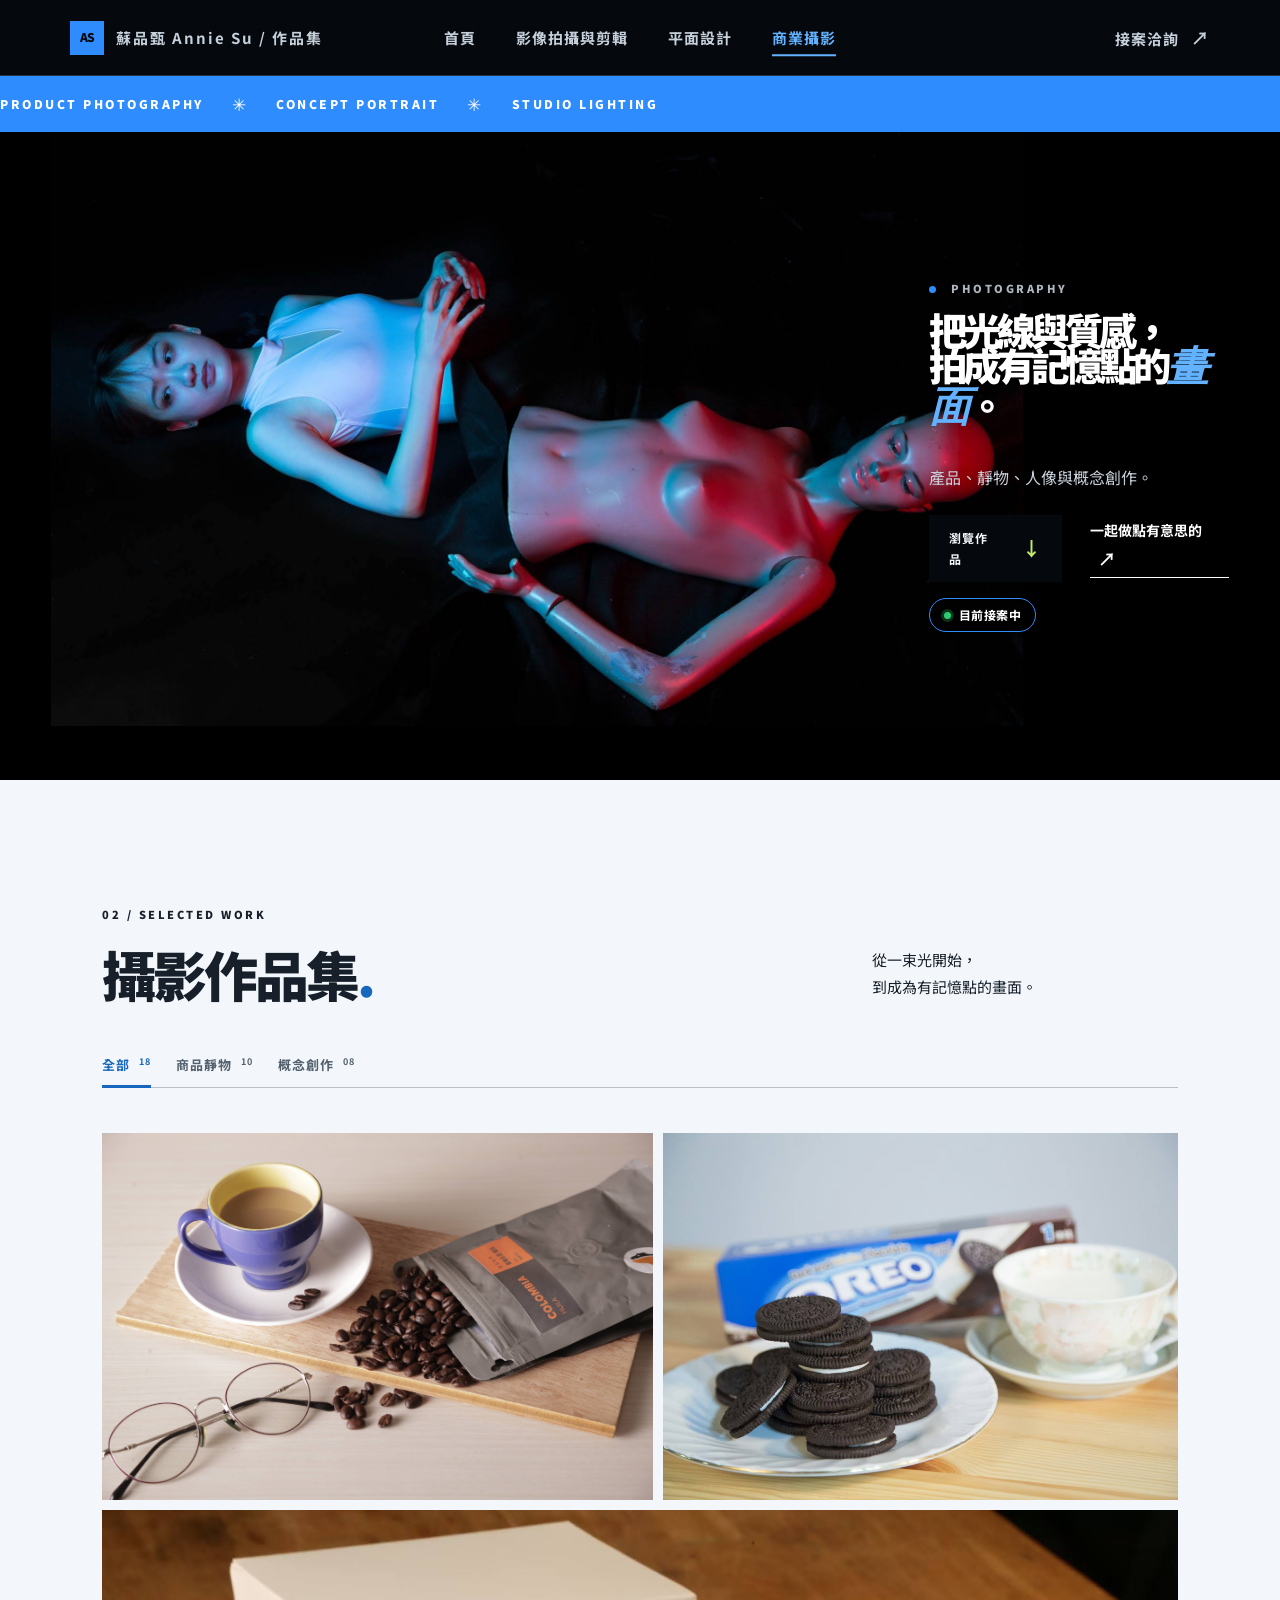
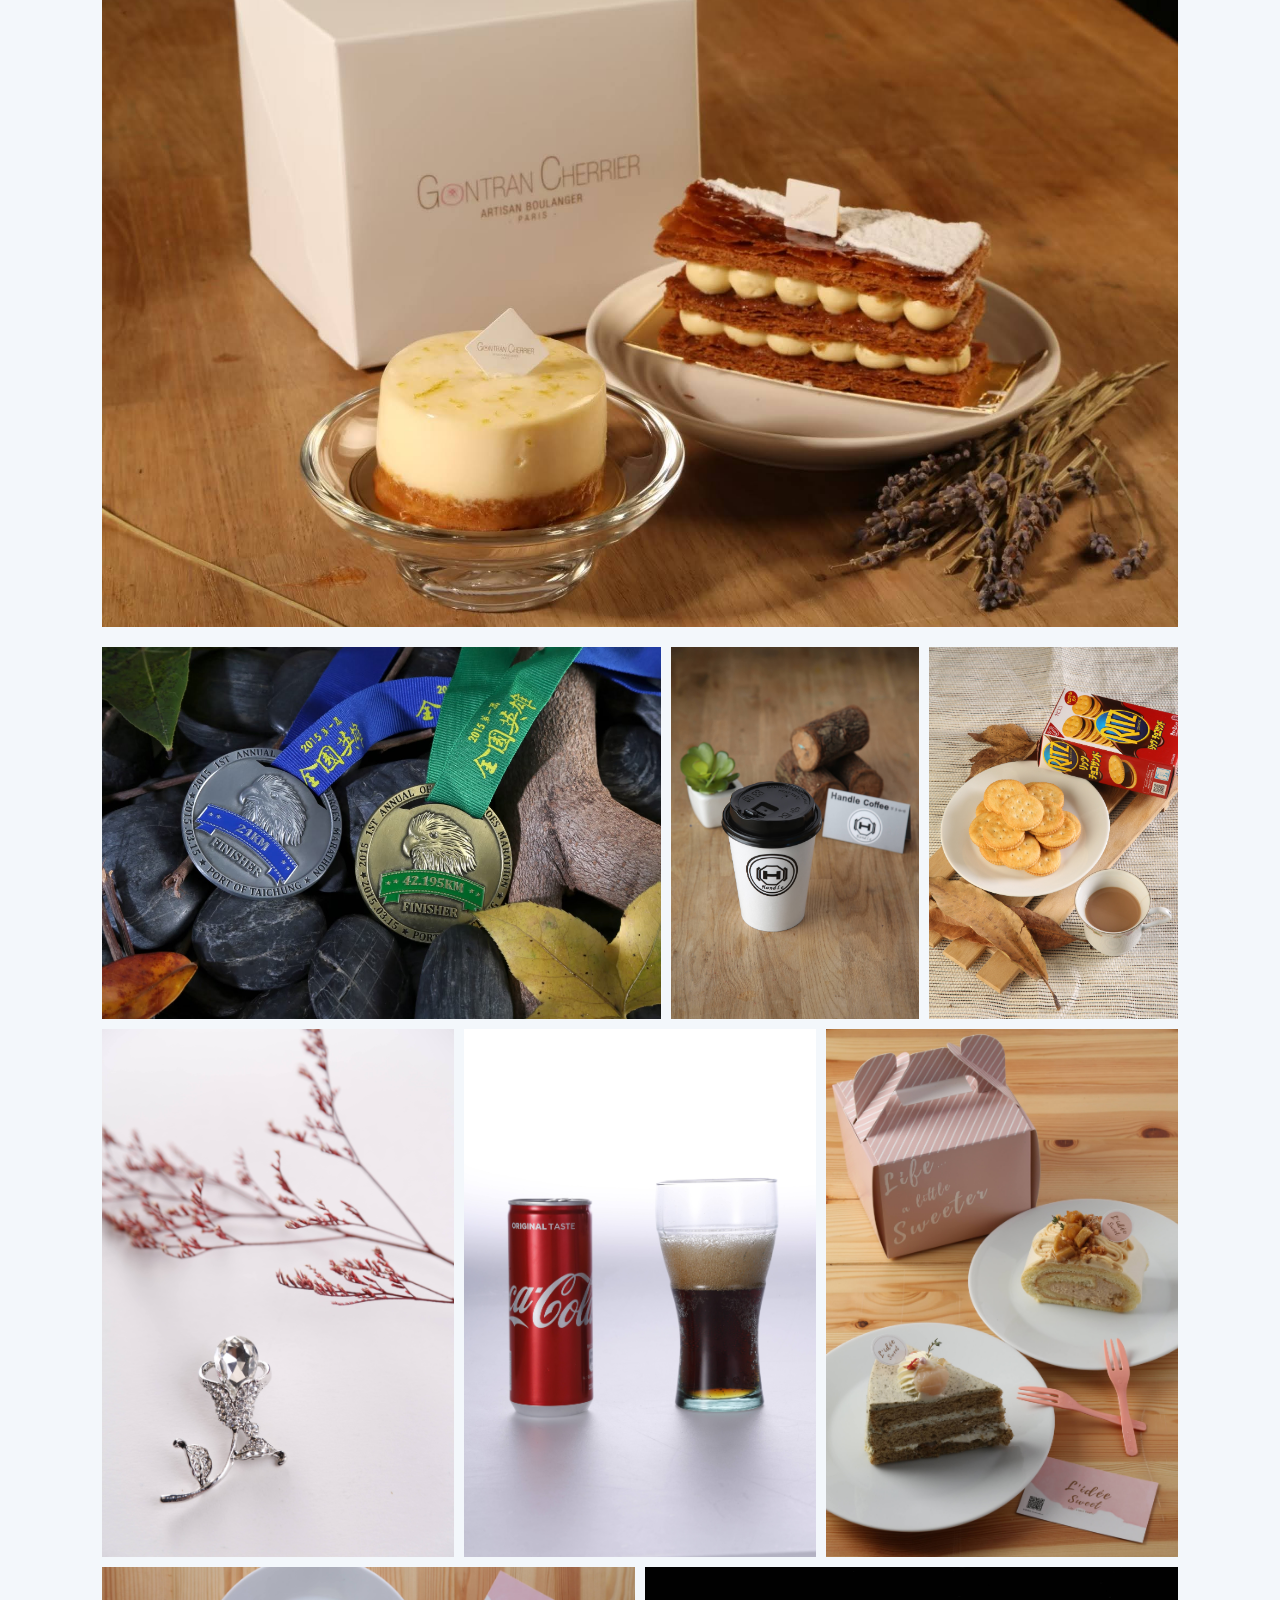
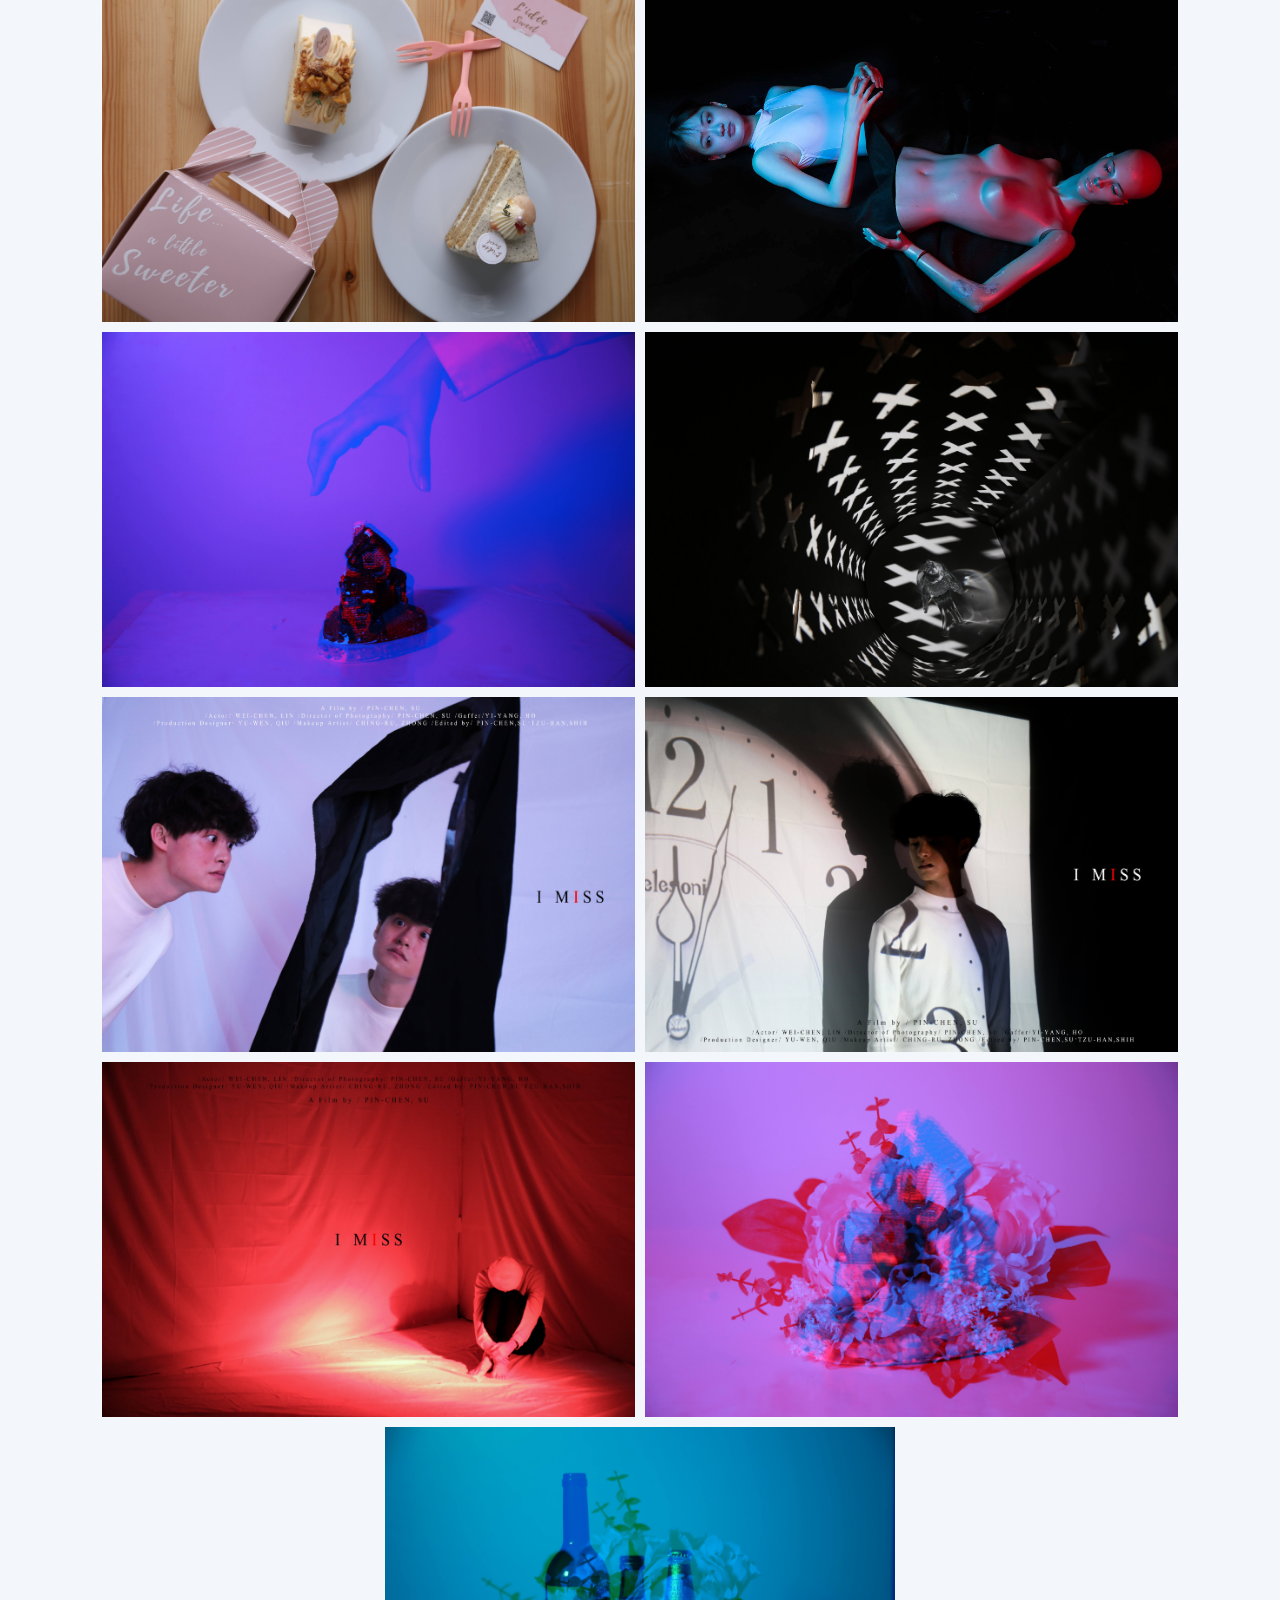
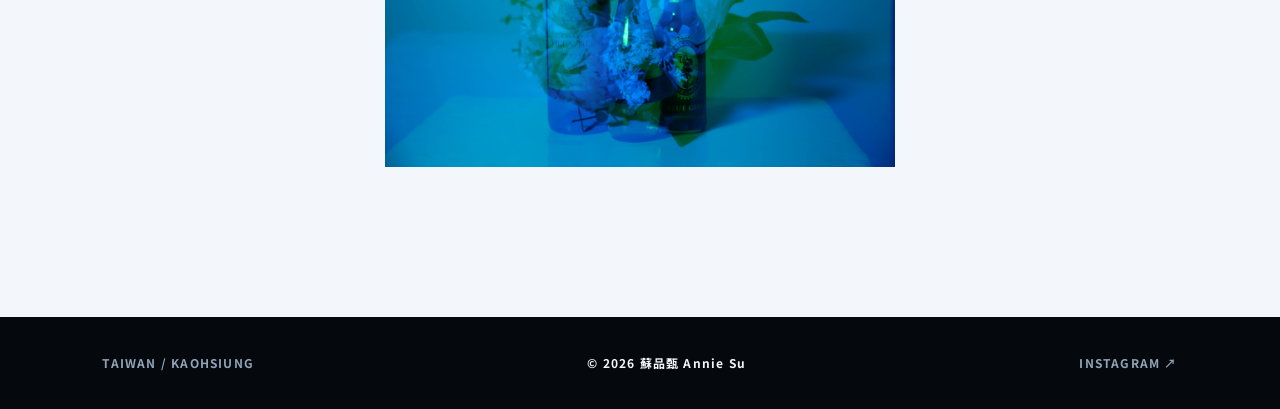
<file: photography.html>
<!doctype html>
<html lang="zh-Hant">
<head>
  <meta charset="UTF-8">
  <meta name="viewport" content="width=device-width, initial-scale=1.0">
  <meta name="description" content="蘇品甄 Annie Su 的商業攝影作品集">
  <title>蘇品甄 Annie Su | Commercial Photography</title>
  <link rel="canonical" href="https://media.pinzhensu.com/photography">
  <meta property="og:type" content="website">
  <meta property="og:title" content="蘇品甄 Annie Su | Commercial Photography">
  <meta property="og:description" content="蘇品甄 Annie Su 的商業攝影作品集">
  <meta property="og:url" content="https://media.pinzhensu.com/photography">
  <meta property="og:image" content="https://media.pinzhensu.com/img/色光3.JPG">
  <meta name="twitter:card" content="summary_large_image">
  <meta name="twitter:title" content="蘇品甄 Annie Su | Commercial Photography">
  <meta name="twitter:description" content="蘇品甄 Annie Su 的商業攝影作品集">
  <meta name="twitter:image" content="https://media.pinzhensu.com/img/色光3.JPG">
  <link rel="icon" type="image/svg+xml" href="favicon.svg">
  <link rel="preconnect" href="https://fonts.googleapis.com">
  <link rel="preconnect" href="https://fonts.gstatic.com" crossorigin>
  <link href="https://fonts.googleapis.com/css2?family=Cormorant+Garamond:wght@500;600;700&family=Noto+Sans+TC:wght@400;500;700;900&display=swap" rel="stylesheet">
  <link rel="stylesheet" href="style.css">
  <link rel="stylesheet" href="site.css">
</head>
<body>
  <header class="site-header">
    <a class="brand" href="/" aria-label="回到首頁"><span>AS</span><small>蘇品甄 Annie Su / 作品集</small></a>
    <button class="nav-toggle" type="button" aria-label="開啟導覽選單" aria-expanded="false" aria-controls="primary-nav">
      <span></span><span></span><span></span>
    </button>
    <nav class="nav" id="primary-nav" aria-label="主要導覽">
      <div class="nav-item">
        <a href="/">首頁</a>
        <div class="nav-dropdown">
          <a href="/#services">服務</a>
          <a href="/#about">關於</a>
          <a href="/#portfolio">作品集</a>
          <a href="/#contact">聯絡</a>
        </div>
      </div>
      <a href="/film">影像拍攝與剪輯</a>
      <a href="/graphic-design">平面設計</a>
      <a href="/photography">商業攝影</a>
    </nav>
    <a class="header-mail" href="/#contact">接案洽詢 <span>↗</span></a>
  </header>

  <main id="top">
    <section class="marquee" aria-label="專業領域">
      <div class="marquee-track"><span>PRODUCT PHOTOGRAPHY</span><b>✳</b><span>CONCEPT PORTRAIT</span><b>✳</b><span>STUDIO LIGHTING</span></div>
    </section>
    <section class="hero hero-photo section-pad">
      <div class="hero-copy">
        <p class="eyebrow"><span class="dot"></span> PHOTOGRAPHY</p>
        <h1>把光線與質感，<br>拍成有記憶點的<em>畫面</em>。</h1>
        <p class="hero-intro">產品、靜物、人像與概念創作。</p>
        <div class="hero-actions">
          <a class="button button-dark" href="#work">瀏覽作品 <span>↓</span></a>
          <a class="text-link" href="/#contact">一起做點有意思的 <span>↗</span></a>
        </div>
        <p class="hero-status"><span class="hero-status-dot"></span>目前接案中</p>
      </div>
    </section>

    <section class="work section-pad theme-light" id="work">
      <div class="section-heading">
        <div><p class="eyebrow">02 / SELECTED WORK</p><h2>攝影作品集<span>.</span></h2></div>
        <p class="section-note">從一束光開始，<br>到成為有記憶點的畫面。</p>
      </div>
      <div class="filter-bar" role="group" aria-label="作品分類">
        <button class="filter active" data-filter="all">全部 <sup>18</sup></button>
        <button class="filter" data-filter="product">商品靜物 <sup>10</sup></button>
        <button class="filter" data-filter="concept">概念創作 <sup>08</sup></button>
      </div>
      <div class="project-grid photo-grid" data-lightbox>
        <article class="project-card" data-category="product">
          <div class="project-media"><img src="photography/_39A6870.JPG" alt="商業攝影作品 01" loading="eager"></div>
          <div class="project-meta"><span>01 — PRODUCT</span></div>
        </article>
        <article class="project-card" data-category="product">
          <div class="project-media"><img src="photography/LINE_ALBUM_20190121_210911_5.jpg" alt="商業攝影作品 02" loading="eager"></div>
          <div class="project-meta"><span>02 — PRODUCT</span></div>
        </article>
        <article class="project-card" data-category="product">
          <div class="project-media"><img src="photography/LINE_ALBUM_20190121_210911_0.jpg" alt="商業攝影作品 03" loading="eager"></div>
          <div class="project-meta"><span>03 — PRODUCT</span></div>
        </article>
        <article class="project-card" data-category="product">
          <div class="project-media"><img src="photography/LINE_ALBUM_20190121_210911_2.jpg" alt="商業攝影作品 04" loading="lazy"></div>
          <div class="project-meta"><span>04 — PRODUCT</span></div>
        </article>
        <article class="project-card" data-category="product">
          <div class="project-media"><img src="photography/紙杯2%20.jpg" alt="商業攝影作品 05" loading="lazy"></div>
          <div class="project-meta"><span>05 — PRODUCT</span></div>
        </article>
        <article class="project-card" data-category="product">
          <div class="project-media"><img src="photography/product-ritz-crackers.jpg" alt="商業攝影作品 06" loading="lazy"></div>
          <div class="project-meta"><span>06 — PRODUCT</span></div>
        </article>
        <article class="project-card" data-category="product">
          <div class="project-media"><img src="photography/_04A0104.JPG" alt="商業攝影作品 07" loading="lazy"></div>
          <div class="project-meta"><span>07 — PRODUCT</span></div>
        </article>
        <article class="project-card" data-category="product">
          <div class="project-media"><img src="photography/_04A0107.JPG" alt="商業攝影作品 08" loading="lazy"></div>
          <div class="project-meta"><span>08 — PRODUCT</span></div>
        </article>
        <article class="project-card" data-category="product">
          <div class="project-media"><img src="photography/product-pastry.jpg" alt="商業攝影作品 09" loading="lazy"></div>
          <div class="project-meta"><span>09 — PRODUCT</span></div>
        </article>
        <article class="project-card" data-category="product">
          <div class="project-media"><img src="photography/product-cake-topview.jpg" alt="商業攝影作品 10" loading="lazy"></div>
          <div class="project-meta"><span>10 — PRODUCT</span></div>
        </article>
        <article class="project-card" data-category="concept">
          <div class="project-media"><img src="photography/concept-portrait-01.jpg" alt="商業攝影作品 11" loading="lazy"></div>
          <div class="project-meta"><span>11 — CONCEPT</span></div>
        </article>
        <article class="project-card" data-category="concept">
          <div class="project-media"><img src="photography/concept-broken-statue.jpg" alt="商業攝影作品 12" loading="lazy"></div>
          <div class="project-meta"><span>12 — CONCEPT</span></div>
        </article>
        <article class="project-card" data-category="concept">
          <div class="project-media"><img src="photography/concept-light-cross.jpg" alt="商業攝影作品 13" loading="lazy"></div>
          <div class="project-meta"><span>13 — CONCEPT</span></div>
        </article>
        <article class="project-card" data-category="concept">
          <div class="project-media"><img src="photography/第一場.jpg" alt="商業攝影作品 14" loading="lazy"></div>
          <div class="project-meta"><span>14 — CONCEPT</span></div>
        </article>
        <article class="project-card" data-category="concept">
          <div class="project-media"><img src="photography/第二場.jpg" alt="商業攝影作品 15" loading="lazy"></div>
          <div class="project-meta"><span>15 — CONCEPT</span></div>
        </article>
        <article class="project-card" data-category="concept">
          <div class="project-media"><img src="photography/第三場.jpg" alt="商業攝影作品 16" loading="lazy"></div>
          <div class="project-meta"><span>16 — CONCEPT</span></div>
        </article>
        <article class="project-card" data-category="concept">
          <div class="project-media"><img src="photography/色光2.JPG" alt="商業攝影作品 17" loading="lazy"></div>
          <div class="project-meta"><span>17 — CONCEPT</span></div>
        </article>
        <article class="project-card" data-category="concept">
          <div class="project-media"><img src="photography/色光3.JPG" alt="商業攝影作品 18" loading="lazy"></div>
          <div class="project-meta"><span>18 — CONCEPT</span></div>
        </article>
      </div>
    </section>
  </main>
  <footer class="contact-bottom theme-dark section-pad">
    <span>TAIWAN / KAOHSIUNG</span>
    <span>© 2026 蘇品甄 Annie Su</span>
    <span><a href="https://www.instagram.com/pinzhenshots?stkn=MTA5cXdkYWlyOXZ6aw==" target="_blank" rel="noopener noreferrer">INSTAGRAM ↗</a></span>
  </footer>
  <script src="script.js"></script>
  <script src="site.js"></script>
</body>
</html>
</file>
<file: style.css>
@import url('https://fonts.googleapis.com/css2?family=Cormorant+Garamond:wght@500;600;700&family=Noto+Sans+TC:wght@400;500;700;900&display=swap');
:root{--ink:#1e2220;--paper:#f2f0eb;--lime:#c8e86b;--muted:#747873;--line:#c9cbc3;--serif:'Cormorant Garamond',Georgia,serif;--sans:'Noto Sans TC',sans-serif}*{box-sizing:border-box}html{scroll-behavior:smooth}body{margin:0;background:var(--paper);color:var(--ink);font-family:var(--sans);font-size:15px;line-height:1.7}a{color:inherit;text-decoration:none}.site-header{height:80px;display:flex;align-items:center;justify-content:space-between;padding:0 5.5vw;border-bottom:1px solid var(--line);position:relative;z-index:2}.brand{display:flex;align-items:center;gap:12px;font-weight:900;font-size:18px}.brand span{display:grid;place-items:center;width:34px;height:34px;background:var(--ink);color:var(--lime);font-size:12px;letter-spacing:-1px}.brand small{font-size:10px;letter-spacing:2px;font-weight:700}.nav{display:flex;gap:40px;font-size:12px;font-weight:700;letter-spacing:1px}.nav a{transition:color .25s}.nav a:hover,.text-link:hover{color:#788e28}.header-mail{font-size:12px;font-weight:700;letter-spacing:1px}.header-mail span,.text-link span,.contact-email span{font-size:18px;margin-left:8px}.section-pad{padding-left:8vw;padding-right:8vw}.hero{min-height:calc(100vh - 80px);display:grid;grid-template-columns:43% 57%;align-items:center;padding-top:7vh;padding-bottom:7vh;position:relative}.eyebrow{font-size:10px;letter-spacing:2.5px;font-weight:900;margin:0 0 25px;color:#69706a}.dot{display:inline-block;width:7px;height:7px;border-radius:50%;background:var(--lime);margin-right:10px}.hero h1{font-size:clamp(54px,7vw,108px);line-height:.92;letter-spacing:-4px;margin:0 0 35px;font-weight:900}.hero h1 em,.about h2 em,.contact h2 em,h3 em{font-family:var(--serif);font-weight:600;font-style:italic;letter-spacing:-2px}.hero h1 em{font-size:1.08em;color:#505550}.hero-intro{max-width:420px;color:var(--muted);font-size:14px;line-height:2;margin-bottom:34px}.hero-actions{display:flex;align-items:center;gap:28px}.button{display:inline-flex;align-items:center;gap:22px;padding:13px 20px;font-size:12px;font-weight:700;letter-spacing:1px}.button-dark{background:var(--ink);color:var(--paper)}.button-dark span{font-size:19px;color:var(--lime)}.text-link{font-size:12px;font-weight:700;border-bottom:1px solid var(--ink);padding-bottom:4px}.hero-visual{position:relative;padding-left:7vw}.hero-image-wrap{position:relative;width:100%;max-width:660px;aspect-ratio:1.16;overflow:hidden;background:#121716}.hero-image-wrap:after{content:'';position:absolute;inset:0;background:linear-gradient(110deg,rgba(4,16,17,.3),transparent 60%)}.hero-image-wrap img{width:100%;height:100%;object-fit:cover;filter:saturate(.75);transform:scale(1.02);transition:transform 1s}.hero-image-wrap:hover img{transform:scale(1.08)}.image-caption{position:absolute;bottom:16px;left:18px;right:18px;display:flex;justify-content:space-between;color:white;font-size:9px;letter-spacing:1.5px;z-index:1}.hero-stamp{position:absolute;right:-13px;bottom:-47px;width:135px;height:135px;border:1px solid var(--ink);border-radius:50%;display:grid;place-content:center;text-align:center;font-weight:900;font-size:14px;line-height:1.15;transform:rotate(-14deg);background:var(--lime);z-index:1}.hero-stamp span{font-family:var(--serif);font-size:21px;font-style:italic}.hero-side-note{position:absolute;left:calc(7vw - 32px);top:15%;writing-mode:vertical-rl;font-size:9px;letter-spacing:2px;font-weight:700;color:var(--muted)}.marquee{overflow:hidden;background:var(--lime);padding:12px 0;border-top:1px solid var(--ink);border-bottom:1px solid var(--ink);white-space:nowrap}.marquee-track{display:inline-flex;align-items:center;gap:28px;animation:scroll 26s linear infinite;font-size:12px;letter-spacing:2.5px;font-weight:900}.marquee b{font-size:17px;font-weight:400}@keyframes scroll{to{transform:translateX(-50%)}}.work{padding-top:125px;padding-bottom:150px}.section-heading{display:flex;justify-content:space-between;align-items:end;margin-bottom:55px}.section-heading h2{font-size:64px;line-height:.95;letter-spacing:-3px;margin:0;font-weight:900}.section-heading h2 span{color:#93b931}.section-note{font-size:13px;line-height:1.8;color:var(--muted);margin:0 11vw 0 0}.filter-bar{display:flex;gap:25px;border-bottom:1px solid var(--line);margin-bottom:45px}.filter{border:0;background:none;padding:0 0 13px;color:var(--muted);cursor:pointer;font:700 12px var(--sans);letter-spacing:1px;position:relative}.filter.active{color:var(--ink)}.filter.active:after{content:'';height:3px;position:absolute;bottom:-1px;left:0;right:0;background:var(--ink)}.filter sup{font-size:9px;margin-left:5px}.project-grid{display:grid;grid-template-columns:1.3fr 1fr;gap:75px 5vw}.project-card{transition:opacity .3s,transform .3s}.project-card.hidden{display:none}.project-card:nth-child(even){margin-top:90px}.project-media{display:block;aspect-ratio:1.65;overflow:hidden;position:relative;background:#d8d9d2}.project-media img{width:100%;height:100%;display:block;object-fit:cover;transition:transform .7s,filter .4s;filter:saturate(.72)}.project-media:after{content:'';position:absolute;inset:0;background:linear-gradient(0deg,rgba(0,0,0,.48),transparent 45%);opacity:.5;transition:opacity .3s}.project-media:hover img{transform:scale(1.06);filter:saturate(1)}.project-media:hover:after{opacity:.8}.play{position:absolute;bottom:16px;right:17px;color:#fff;font-size:11px;font-weight:700;letter-spacing:1px;z-index:1}.project-meta{display:flex;justify-content:space-between;border-bottom:1px solid var(--line);padding:15px 0 10px;color:var(--muted);font-size:9px;letter-spacing:1.5px;font-weight:700}.project-card h3{font-size:26px;line-height:1.15;letter-spacing:-1px;margin:22px 0 8px}.project-card h3 em{font-size:1.14em}.project-card p{margin:0;color:var(--muted);font-size:12px}.all-work-link{display:inline-block;margin-top:75px;border-bottom:1px solid var(--ink);font-size:13px;font-weight:700;padding-bottom:8px}.all-work-link span{color:#86a82c;margin-left:10px}.about{background:var(--ink);color:var(--paper);display:grid;grid-template-columns:12% 45% 43%;padding-top:115px;padding-bottom:115px}.about-number{font-family:var(--serif);font-size:34px;color:var(--lime)}.about-main{max-width:570px}.about .eyebrow{color:#9ba39b}.about h2{font-size:56px;line-height:1.08;letter-spacing:-2px;margin:0 0 38px}.about h2 em{color:var(--lime);font-size:1.08em}.about-main>p:not(.eyebrow){color:#aeb4ae;font-size:14px;line-height:2;margin:0 0 22px}.about-lead{color:var(--paper)!important;font-size:19px!important;line-height:1.7!important}.signature{font-family:var(--serif);font-size:30px;margin-top:44px;color:var(--lime)}.signature span{font:11px var(--sans);color:#9ba39b;margin-left:12px}.about-facts{align-self:end;display:grid;grid-template-columns:repeat(3,1fr);gap:20px;border-top:1px solid #4a514b;padding-top:20px;margin-left:4vw}.about-facts strong{display:block;color:var(--lime);font:600 52px var(--serif);line-height:1}.about-facts span{font-size:9px;letter-spacing:1.2px;color:#aeb4ae;line-height:1.4}.services{padding-top:120px;padding-bottom:130px}.service-list{border-top:1px solid var(--ink)}.service-list>div{display:grid;grid-template-columns:14% 42% 44%;align-items:center;border-bottom:1px solid var(--line);padding:29px 0}.service-list span{color:#819d30;font-size:12px;font-weight:900}.service-list h3{margin:0;font-size:27px}.service-list p{margin:0;color:var(--muted);font-size:13px;max-width:360px}.contact{background:var(--lime);padding-top:90px;padding-bottom:25px;min-height:620px;display:flex;flex-direction:column}.contact-top{display:flex;justify-content:space-between}.contact-top .eyebrow{color:#5c6d2b}.contact-top>p:last-child{font-size:13px;font-weight:700;margin:0}.contact h2{font-size:clamp(56px,8vw,115px);line-height:.87;letter-spacing:-5px;margin:auto 0 55px}.contact h2 em{color:#546a18}.contact-email{font:600 clamp(20px,3vw,35px) var(--serif);border-bottom:1px solid var(--ink);padding-bottom:15px;max-width:720px}.contact-email span{font:22px var(--sans);float:right}.contact-bottom{display:flex;justify-content:space-between;font-size:9px;letter-spacing:1.5px;font-weight:700;margin-top:58px}
@media(max-width:800px){.site-header{height:70px;padding:0 6vw}.nav{gap:15px}.header-mail{display:none}.brand small{font-size:8px}.section-pad{padding-left:6vw;padding-right:6vw}.hero{display:block;padding-top:70px;padding-bottom:95px}.hero h1{font-size:clamp(52px,15vw,82px);letter-spacing:-3px}.hero-intro{max-width:100%}.hero-visual{padding:60px 7vw 0 0}.hero-side-note{left:auto;right:-7px;top:48%;font-size:8px}.hero-stamp{right:-15px;bottom:-30px;transform:scale(.8) rotate(-14deg)}.section-heading{align-items:start;display:block;margin-bottom:38px}.section-heading h2{font-size:52px}.section-note{margin:22px 0 0}.work{padding-top:85px;padding-bottom:100px}.filter-bar{gap:17px;overflow:auto}.project-grid{display:block}.project-card,.project-card:nth-child(even){margin:0 0 60px}.project-card h3{font-size:24px}.about{display:block;padding-top:85px;padding-bottom:85px}.about-number{margin-bottom:35px}.about h2{font-size:48px}.about-facts{margin:60px 0 0}.services{padding-top:85px;padding-bottom:90px}.service-list>div{grid-template-columns:16% 84%;padding:23px 0}.service-list h3{font-size:22px}.service-list p{grid-column:2;margin-top:8px}.contact{min-height:570px;padding-top:70px}.contact-top{display:block}.contact-top>p:last-child{margin-top:26px}.contact h2{font-size:clamp(56px,16vw,88px);letter-spacing:-3px;margin:110px 0 45px}.contact-bottom{gap:12px;flex-wrap:wrap}.contact-bottom span:last-child{width:100%}}
</file>
<file: site.css>
/* Shared skin for all site pages — colors, sizes, and section themes on top of style.css's layout. */
:root{--ink:#05080d;--paper:#f3f7fb;--accent:#2f8cff;--accent-soft:#62b2ff;--accent-light:#1767bc;--line:#263443}
body{background:var(--ink);color:var(--paper);font-size:16px}

/* Header / nav */
.site-header{background:var(--ink);border-bottom-color:var(--line);position:sticky;top:0;z-index:100;height:76px}
.nav{position:absolute;left:50%;top:50%;transform:translate(-50%,-50%)}
html{scroll-padding-top:84px}
.brand span{background:#2f8cff;color:#05080d}
.brand small,.header-mail,.nav{color:#c5d0db;font-size:15px}
.nav a:hover,.text-link:hover{color:#62b2ff}
.nav a{position:relative;transition:color .25s}
.nav a.active{color:#62b2ff}
.nav a.active::after{content:'';position:absolute;left:0;right:0;bottom:-6px;height:2px;background:#62b2ff}

.nav-toggle{display:none;position:absolute;right:6vw;top:50%;transform:translateY(-50%);width:42px;height:42px;border:1px solid #2f8cff;background:rgba(5,8,13,.6);cursor:pointer;padding:0;z-index:40;flex-direction:column;align-items:center;justify-content:center;gap:5px}
.nav-toggle span{display:block;width:18px;height:2px;background:#c5d0db;transition:transform .25s,opacity .25s}
.nav-toggle[aria-expanded="true"] span:nth-child(1){transform:translateY(7px) rotate(45deg)}
.nav-toggle[aria-expanded="true"] span:nth-child(2){opacity:0}
.nav-toggle[aria-expanded="true"] span:nth-child(3){transform:translateY(-7px) rotate(-45deg)}

/* "首頁" hover dropdown — homepage section jumps, built into the header itself */
.nav-item{position:relative}
.nav-dropdown{position:absolute;top:100%;left:50%;min-width:150px;margin-top:14px;display:flex;flex-direction:column;background:#0a0f16;border:1px solid var(--line);opacity:0;visibility:hidden;transform:translate(-50%,-6px);transition:opacity .2s,transform .2s,visibility .2s;z-index:110}
.nav-item:hover .nav-dropdown,.nav-item:focus-within .nav-dropdown{opacity:1;visibility:visible;transform:translate(-50%,0)}
.nav-dropdown a{padding:12px 18px;font-size:12px;letter-spacing:1px;border-top:1px solid var(--line);color:#c5d0db;white-space:nowrap}
.nav-dropdown a:first-child{border-top:0}
.nav-dropdown a:hover{color:#62b2ff;background:rgba(47,140,255,.08)}
.nav-dropdown a.active::after{display:none}

/* Hero */
.hero{min-height:auto;align-items:center;padding-top:12vh;padding-bottom:12vh;background:radial-gradient(circle at 85% 20%,#102c4c,transparent 32%),var(--ink)}
.hero h1{color:var(--paper);font-size:52px}
.hero h1 em{font-family:var(--serif);font-weight:600;font-style:italic;letter-spacing:-2px;color:#62b2ff}
.hero-intro{color:#c0cad4;font-size:16px;line-height:2}
.eyebrow{color:#b8c5d1;font-size:11px}
.dot{background:#2f8cff}
.text-link{border-color:#2f8cff;color:var(--paper);font-size:14px}
.hero-visual{align-self:start}
.hero-image-wrap{background:#0c1722;border:1px solid #31516b;aspect-ratio:16/9;overflow:hidden}
.hero-image-wrap:after{pointer-events:none}
.hero-image-wrap img{filter:saturate(.85);transform:none!important}
.hero-image-wrap:hover img{transform:none!important}
.hero-stamp{background:#2f8cff;border-color:#2f8cff;color:#05080d}
.hero-side-note{color:#8fa4b8}
.hero-status{display:inline-flex;align-items:center;gap:8px;margin:22px 0 0;padding:6px 14px;border:1px solid #2f8cff;border-radius:20px;color:#c5d0db;font-size:12px;font-weight:700;letter-spacing:.5px}
.hero-status-dot{width:7px;height:7px;border-radius:50%;background:#2ecc71;box-shadow:0 0 0 3px rgba(46,204,113,.25)}

/* Hero page load entrance animation */
.hero .eyebrow{animation:heroFadeUp .7s cubic-bezier(.16,1,.3,1) .05s both}
.hero h1{animation:heroFadeUp .8s cubic-bezier(.16,1,.3,1) .15s both}
.hero-intro{animation:heroFadeUp .8s cubic-bezier(.16,1,.3,1) .25s both}
.hero-actions,.hero-status{animation:heroFadeUp .8s cubic-bezier(.16,1,.3,1) .35s both}
.hero-visual{animation:heroScaleIn .9s cubic-bezier(.16,1,.3,1) .2s both}
@keyframes heroFadeUp{from{opacity:0;transform:translateY(24px)}to{opacity:1;transform:translateY(0)}}
@keyframes heroScaleIn{from{opacity:0;transform:translateY(18px) scale(.98)}to{opacity:1;transform:translateY(0) scale(1)}}
@media(prefers-reduced-motion:reduce){.hero .eyebrow,.hero h1,.hero-intro,.hero-actions,.hero-status,.hero-visual{animation:none!important}}

/* Hero carousel — shared by every page with more than one hero slide */
.hero-image-wrap.hero-carousel{aspect-ratio:auto;overflow:visible}
.hero-carousel{position:relative;overflow:visible}
.hero-slide{position:absolute;inset:0;width:100%;height:auto;overflow:hidden;opacity:0;visibility:hidden;transition:opacity .45s ease;display:flex;flex-direction:column}
.hero-slide.is-active{position:relative;opacity:1;visibility:visible}
.hero-carousel.direction-next .hero-slide.is-active{animation:heroSlideFromRight .55s cubic-bezier(.2,.75,.25,1) both}
.hero-carousel.direction-prev .hero-slide.is-active{animation:heroSlideFromLeft .55s cubic-bezier(.2,.75,.25,1) both}
@keyframes heroSlideFromRight{from{opacity:0;transform:translateX(42px)}to{opacity:1;transform:translateX(0)}}
@keyframes heroSlideFromLeft{from{opacity:0;transform:translateX(-42px)}to{opacity:1;transform:translateX(0)}}
.hero-slide iframe{position:relative;inset:auto;aspect-ratio:16/9;height:auto;flex:none;width:100%;border:0;display:block}
.hero-slide img{width:100%;height:auto;aspect-ratio:16/9;object-fit:cover;background:#0c1722;display:block;filter:saturate(.85)}
.hero-slide .image-caption{position:static;order:2;display:flex;justify-content:space-between;padding:10px 0 0;color:#aab7c4;font:10px var(--sans);letter-spacing:1px}
.hero-carousel-controls{position:absolute;right:0;top:calc(100% + 48px);display:flex;align-items:center;gap:12px;z-index:3;color:#fff;font-size:10px}
.hero-carousel-button{width:34px;height:30px;border:1px solid rgba(255,255,255,.55);background:rgba(5,8,13,.75);color:#fff;cursor:pointer;font-size:18px;line-height:1}
.hero-carousel-button:hover{background:#2f8cff;color:#05080d;border-color:#2f8cff}
.hero-carousel-status{font:10px var(--sans);letter-spacing:1px}

/* Marquee */
.marquee{background:#2f8cff;border-color:#2f8cff;color:#fff;overflow:hidden}
.marquee-track{background:transparent;color:#fff;animation:marqueeScrollOnce 24s linear infinite;white-space:nowrap}
@keyframes marqueeScrollOnce{from{transform:translateX(100vw)}to{transform:translateX(-100%)}}

/* Section heading sizing (services / work / portfolio) */
.section-heading h2{font-size:54px}

/* Theme utilities — apply to any section regardless of its semantic class */
.theme-dark{background:var(--ink);color:var(--paper)}
.theme-dark .eyebrow{color:#b8c5d1}
.theme-dark h2{color:#f3f7fb}
.theme-dark h2 span,.theme-dark h2 em{color:#62b2ff}
.theme-dark .section-note{color:#a9b5c0}
.theme-dark .service-list,.theme-dark .service-list>div{border-color:#263443}
.theme-dark .service-list span{color:#62b2ff}
.theme-dark .service-list h3{color:#f3f7fb}
.theme-dark .service-list p{color:#a9b5c0}
.theme-dark .service-link{color:#62b2ff}
.theme-dark .filter-bar{border-color:#263443}
.theme-dark .filter{color:#9aa8b5}
.theme-dark .filter.active{color:#62b2ff}
.theme-dark .filter.active:after{background:#2f8cff}
.theme-dark .project-media{background:#0d1721;border:1px solid #29435a}
.theme-dark .project-meta{border-color:#263443;color:#9eabb7}
.theme-dark .project-card h3{color:#f3f7fb}
.theme-dark .project-card h3 em{color:#62b2ff}
.theme-dark .project-card p{color:#a9b5c0}
.theme-dark .all-work-link{border-color:#2f8cff;color:#f3f7fb}
.theme-dark .all-work-link span{color:#62b2ff}
.theme-dark .portfolio-card{border-color:#263443}
.theme-dark .portfolio-card h3{color:#f3f7fb}
.theme-dark .portfolio-card p{color:#a9b5c0}
.theme-dark .portfolio-card span{color:#62b2ff}

.theme-light{background:#f3f7fb;color:#17202a}
.theme-light .eyebrow{color:#17202a}
.theme-light h2{color:#17202a}
.theme-light h2 span,.theme-light h2 em{color:#1767bc}
.theme-light .section-note{color:#17202a}
.theme-light .service-list,.theme-light .service-list>div{border-color:#c9cbc3}
.theme-light .service-list span{color:#1767bc}
.theme-light .service-list h3{color:#17202a}
.theme-light .service-list p{color:#53616e}
.theme-light .service-link{color:#1767bc}
.theme-light .filter-bar{border-color:#b7c0c8}
.theme-light .filter{color:#53616e}
.theme-light .filter.active{color:#1767bc}
.theme-light .filter.active:after{background:#1767bc}
.theme-light .project-media{background:#eef1f5;border:1px solid #c9cbc3}
.theme-light .project-meta{border-color:#b7c0c8;color:#53616e}
.theme-light .project-card h3{color:#17202a}
.theme-light .project-card h3 em{color:#1767bc}
.theme-light .project-card p{color:#53616e}
.theme-light .all-work-link{border-color:#1767bc;color:#17202a}
.theme-light .all-work-link span{color:#1767bc}
.theme-light .portfolio-card{border-color:#c9cbc3}
.theme-light .portfolio-card h3{color:#17202a}
.theme-light .portfolio-card p{color:#53616e}
.theme-light .portfolio-card span{color:#1767bc}

.project-card h3{font-size:22px;line-height:1.3}
.project-meta{font-size:11px}
.section-note,.project-card p,.service-list p{font-size:15px}
.filter{font-size:13px}
.project-media img{object-fit:cover}
/* Services — 01 (影像拍攝與剪輯) is core (largest), 02 & 03 are smaller extensions */
.service-list{display:grid;grid-template-columns:1.6fr 1fr 1fr;border-top:1px solid var(--line)}
.service-list>div{display:block;grid-template-columns:none;padding:32px 32px 32px 0;border-bottom:0;border-right:1px solid var(--line)}
.service-list>div:last-child{border-right:0;padding-right:0}
.service-list>div:not(:first-child){padding-left:32px}
.service-list span{display:block;margin-bottom:16px;font-size:11px;letter-spacing:1px;font-weight:700}

/* Core item (Item 01) styling - largest */
.service-list > .service-featured-item{display:flex;align-items:center;justify-content:space-between;gap:16px}
.service-featured-content{flex:1;min-width:0;padding-right:8px}
.service-list>div:first-child span{color:var(--accent-light,#1767bc);font-size:12px;font-weight:900}
.service-list>div:first-child h3{font-size:32px;font-weight:900;line-height:1.2;margin:0 0 14px}
.service-list>div:first-child p{font-size:15px;line-height:1.8;margin:0}
.service-btn-featured{flex:0 0 auto;display:inline-flex;align-items:center;gap:6px;padding:11px 20px;background:#1767bc;color:#ffffff;font-size:13px;font-weight:700;letter-spacing:.5px;border-radius:2px;white-space:nowrap;transition:background-color .2s,transform .2s;text-decoration:none;align-self:center;transform:translate(-38px,12px)}
.service-btn-featured:hover{background:#0b4d91;color:#ffffff;transform:translate(-38px,12px);text-decoration:none}

@media(max-width:1800px){
  .service-list > .service-featured-item{display:block}
  .service-btn-featured{margin-top:20px;display:inline-flex;transform:none}
  .service-btn-featured:hover{transform:translateY(-1px)}
}

/* Secondary items (Items 02 & 03) styling - smaller */
.service-list>div:not(:first-child) h3{font-size:20px;font-weight:700;margin:0 0 10px;opacity:.9}
.service-list>div:not(:first-child) p{font-size:13.5px;line-height:1.7;margin:0 0 18px;opacity:.85}
.service-list>div:not(:first-child) .service-link{font-size:11.5px;opacity:.9}

.service-link{display:inline-block;justify-self:start;text-align:left;margin-top:0;font-weight:700;letter-spacing:.5px}
.service-link:hover{text-decoration:underline}
@media(max-width:800px){
  .service-list{display:block}
  .service-list>div{padding:24px 0;border-right:0;border-bottom:1px solid var(--line)}
  .service-list>div:not(:first-child){padding-left:0}
  .service-list>div:last-child{border-bottom:0}
  .service-list>div:first-child h3{font-size:26px}
  .service-list>div:not(:first-child) h3{font-size:19px}
  .service-btn-featured{margin-top:16px}
}

/* Work grid — same 3-per-row layout and sizing on every portfolio page */
.project-grid{grid-template-columns:repeat(3,minmax(0,1fr));gap:72px 28px;align-items:start}
.project-card,.project-card:nth-child(even){margin-top:0;grid-column:span 1}
.project-media{aspect-ratio:16/9}
@media(max-width:1000px){.project-grid{grid-template-columns:repeat(2,minmax(0,1fr));gap:55px 22px}}
@media(max-width:800px){.project-grid{display:block}.project-card{margin:0 0 60px}}

/* About section (always dark) */
.about{display:block;position:relative;border-top:1px solid #263443}
.about .section-heading{margin-bottom:24px}
.about h2{line-height:1.5;margin:0;font-size:44px}
.about-layout{display:block}
.about-main{width:calc(50% - 4vw)}
.about-main>p:not(.eyebrow){color:#d5dee7;font-size:15px}
.about-lead{color:#f3f7fb;font-size:20px}
.about-right{position:absolute;top:170px;right:7vw;width:40%;margin-left:0;transform:none}
.about-experience{border-top:1px solid #263443;padding-top:24px}
.about-experience .eyebrow{margin-bottom:18px}
.experience-item{display:grid;grid-template-columns:105px 1fr;gap:0 16px;border-bottom:1px solid #263443;padding:14px 0}
.experience-item span{grid-row:span 2;color:#8fa4b8;font:11px var(--sans)}
.experience-item strong{color:#f3f7fb;font-size:14px;font-weight:700}
.experience-item small{color:#aebdca;font-size:12px;margin-top:3px}
.about-facts{border-color:#385878;margin:32px 0 0;align-self:start}
.about-facts strong,.signature{color:#62b2ff}
.about-facts span,.signature span{color:#d5dee7}

/* Portfolio entry cards (homepage) */
.portfolio-grid{display:grid;grid-template-columns:repeat(3,minmax(0,1fr));gap:28px;margin-top:12px}
.portfolio-card{display:block;border:1px solid #263443;padding:0}
.portfolio-card .project-media img{object-fit:cover}
.portfolio-card h3{font-size:24px;margin:20px 20px 8px;line-height:1.3}
.portfolio-card p{margin:0 20px 20px;font-size:14px}
.portfolio-card span{display:block;margin:0 20px 20px;font-size:13px;font-weight:700}

/* Contact */
.contact-layout{display:grid;grid-template-columns:minmax(250px,1fr) minmax(320px,1fr);gap:7vw;align-items:start}
.contact h2{font-size:44px;line-height:1.15;margin:24px 0 40px}
.contact-subnote{margin:-30px 0 40px;font-size:22px;font-weight:700;letter-spacing:.5px;color:#1767bc}
.contact-details{display:flex;flex-direction:column;gap:16px;margin-top:35px}
.contact-email,.contact-phone{display:block;max-width:680px;padding-bottom:10px;border-bottom:1px solid #8493a1;font:20px var(--serif);color:#17202a}
.contact-phone{font:16px var(--sans);border:0;padding:0}
.contact-email span,.contact-phone span{float:right}
.contact .contact-details .contact-email{font-size:24px}
.contact .contact-details .contact-phone{font-size:18px}
.contact-form{display:grid;gap:16px;border:1px solid #8493a1;padding:32px 36px;align-self:start}
.contact-form-title{margin:0 0 6px;color:#17202a;font:700 14px var(--sans);letter-spacing:1.5px}
.contact-form label{display:grid;gap:6px;color:#17202a;font:11px var(--sans);letter-spacing:.8px}
.contact-form input,.contact-form textarea{width:100%;border:0;border-bottom:1px solid #8493a1;background:transparent;color:#17202a;font:16px var(--sans);padding:7px 0;outline:0;resize:vertical}
.contact-form input:focus,.contact-form textarea:focus{border-color:#1767bc}
.contact-form button{justify-self:start;border:0;border-bottom:1px solid #17202a;background:transparent;color:#17202a;cursor:pointer;font:700 12px var(--sans);padding:8px 0}
.contact-form button span{color:#1767bc;font-size:18px;margin-left:10px}
.contact-bottom{display:flex;align-items:center;justify-content:space-between;padding-top:36px;padding-bottom:36px;color:#8fa4b8;font-size:12px;letter-spacing:1.2px;margin-top:0}
.contact-bottom span:nth-child(2){color:var(--paper)}
.contact-bottom a{color:inherit;transition:color .25s}
.contact-bottom a:hover{color:#62b2ff}

/* Subpage CTA band (film / graphic-design / photography pages) */
.cta-band{text-align:left}
.cta-band h2{font-size:40px;margin:20px 0 32px;line-height:1.3}

@media(max-width:800px){
  .site-header{position:sticky;top:0;z-index:100;justify-content:center}
  html{scroll-padding-top:74px}
  .nav-toggle{display:flex;left:6vw;right:auto}
  .brand{text-align:center}
  .brand small,.header-mail{font-size:11px}
  .nav{position:absolute;left:0;right:0;top:100%;transform:none;flex-direction:column;gap:0;background:#05080d;border-bottom:1px solid #263443;padding:0;max-height:0;overflow-y:auto;transition:max-height .3s ease}
  .nav{font-size:13px}
  .nav a{padding:16px 6vw;border-top:1px solid #263443;font-size:14px;letter-spacing:1px}
  .nav a.active::after{display:none}
  .site-header.nav-open .nav{max-height:calc(100vh - 70px)}
  .hero{padding-top:8vh;padding-bottom:8vh}
  .hero h1{font-size:38px}
  .about h2{font-size:34px}
  .about-layout{display:block}
  .about-main{width:auto}
  .about-right{position:static;width:auto;margin-left:0;transform:none;margin-top:40px}
  .section-heading h2{font-size:42px}
  .contact h2{font-size:34px}
  .contact-subnote{margin:-20px 0 30px;font-size:18px}
  .contact .contact-details .contact-email{font-size:20px}
  .contact .contact-details .contact-phone{font-size:16px}
  .contact-layout{display:block}
  .contact-form{margin-top:40px;padding:24px 22px}
  .portfolio-grid{display:block}
  .portfolio-card{margin-bottom:28px}
  .nav-dropdown,.nav-item:hover .nav-dropdown,.nav-item:focus-within .nav-dropdown{position:static;opacity:1;visibility:visible;transform:none;margin-top:0;min-width:0;border:0;background:transparent}
  .nav-dropdown a{padding:14px 6vw 14px 10vw;border-top:1px solid #263443;font-size:13px}
  .contact-bottom{padding-top:28px;padding-bottom:28px}
}

/* Lightbox (photography page): image drawn as a background so it isn't a savable <img> */
[data-lightbox] .project-media{cursor:zoom-in}
[data-lightbox] img{-webkit-user-drag:none;user-select:none;-webkit-touch-callout:none}
.lightbox{position:fixed;inset:0;z-index:1000;display:none;background:rgba(10,14,13,.7);-webkit-backdrop-filter:blur(14px);backdrop-filter:blur(14px);cursor:zoom-out}
.lightbox.open{display:block}
.lightbox-img{position:absolute;left:50%;top:50%;transform:translate(-50%,-50%);background:center/100% 100% no-repeat}
.lightbox-close{position:absolute;top:16px;right:22px;border:0;background:none;color:#fff;font-size:34px;line-height:1;cursor:pointer}

/* Photography grid: justified rows (equal row height, widths follow each photo's ratio), no cropping */
.photo-grid{display:flex;flex-wrap:wrap;justify-content:center;gap:10px;grid-template-columns:none}
.photo-grid .project-card.last-row{flex-grow:0}
.photo-grid .project-card{--r:1.5;flex:calc(var(--r)*100) 1 calc(var(--r)*340px);margin:0!important;min-width:0}
.photo-grid .project-meta{display:none}
.photo-grid .project-media{aspect-ratio:auto;border:0;background:transparent}
.photo-grid .project-media img{display:block;width:100%;height:auto;filter:none;transform:none}
.photo-grid .project-media:hover img{transform:none;filter:none}
.photo-grid .project-media:after{display:none}
.photo-grid .row-break{flex:0 0 100%;height:0;margin-top:-10px}
@media(max-width:600px){.photo-grid .project-card{flex-basis:calc(var(--r)*190px)}.photo-grid .row-break{display:none}}
.lightbox-nav{position:absolute;top:50%;transform:translateY(-50%);border:0;background:none;color:#fff;font-size:56px;line-height:1;padding:12px 18px;cursor:pointer;opacity:.75}
.lightbox-nav:hover{opacity:1}
.lightbox-prev{left:10px}
.lightbox-next{right:10px}

/* Photography hero: full-bleed photo background at the page width; copy sits in the empty dark band at the top */
.hero-photo{height:min(66.667vw,72vh);min-height:0;display:flex;align-items:center;justify-content:flex-end;padding-top:0;padding-bottom:0;padding-right:4vw;background:url("photography/concept-portrait-01.jpg") left 4vw top -6vh/contain no-repeat #000}
.hero-photo .hero-copy{width:max(300px,calc(100vw - min(100vw,108vh) - 14vw));text-align:left;display:flex;flex-direction:column;align-items:flex-start}
.hero-photo .eyebrow{color:#aeb7c0;margin-bottom:14px}
.hero-photo h1{color:#fff;font-size:clamp(28px,3vw,46px);margin-bottom:18px}
.hero-photo h1 em{color:#62b2ff}
.hero-photo .hero-intro{color:#c8d1da;margin-bottom:22px}
.hero-photo .text-link{color:#fff;border-color:#fff}
.hero-photo .hero-status{color:#fff;border-color:#2f8cff;margin-top:16px}
@media(max-width:820px){.hero-photo{height:auto;flex-direction:column;align-items:stretch;justify-content:flex-start;padding:0;background:#000}.hero-photo::before{content:'';display:block;width:100%;aspect-ratio:3/2;background:url("photography/concept-portrait-01.jpg") center/contain no-repeat}.hero-photo .hero-copy{width:100%;padding:24px 6vw 40px;background:none}}
</file>
